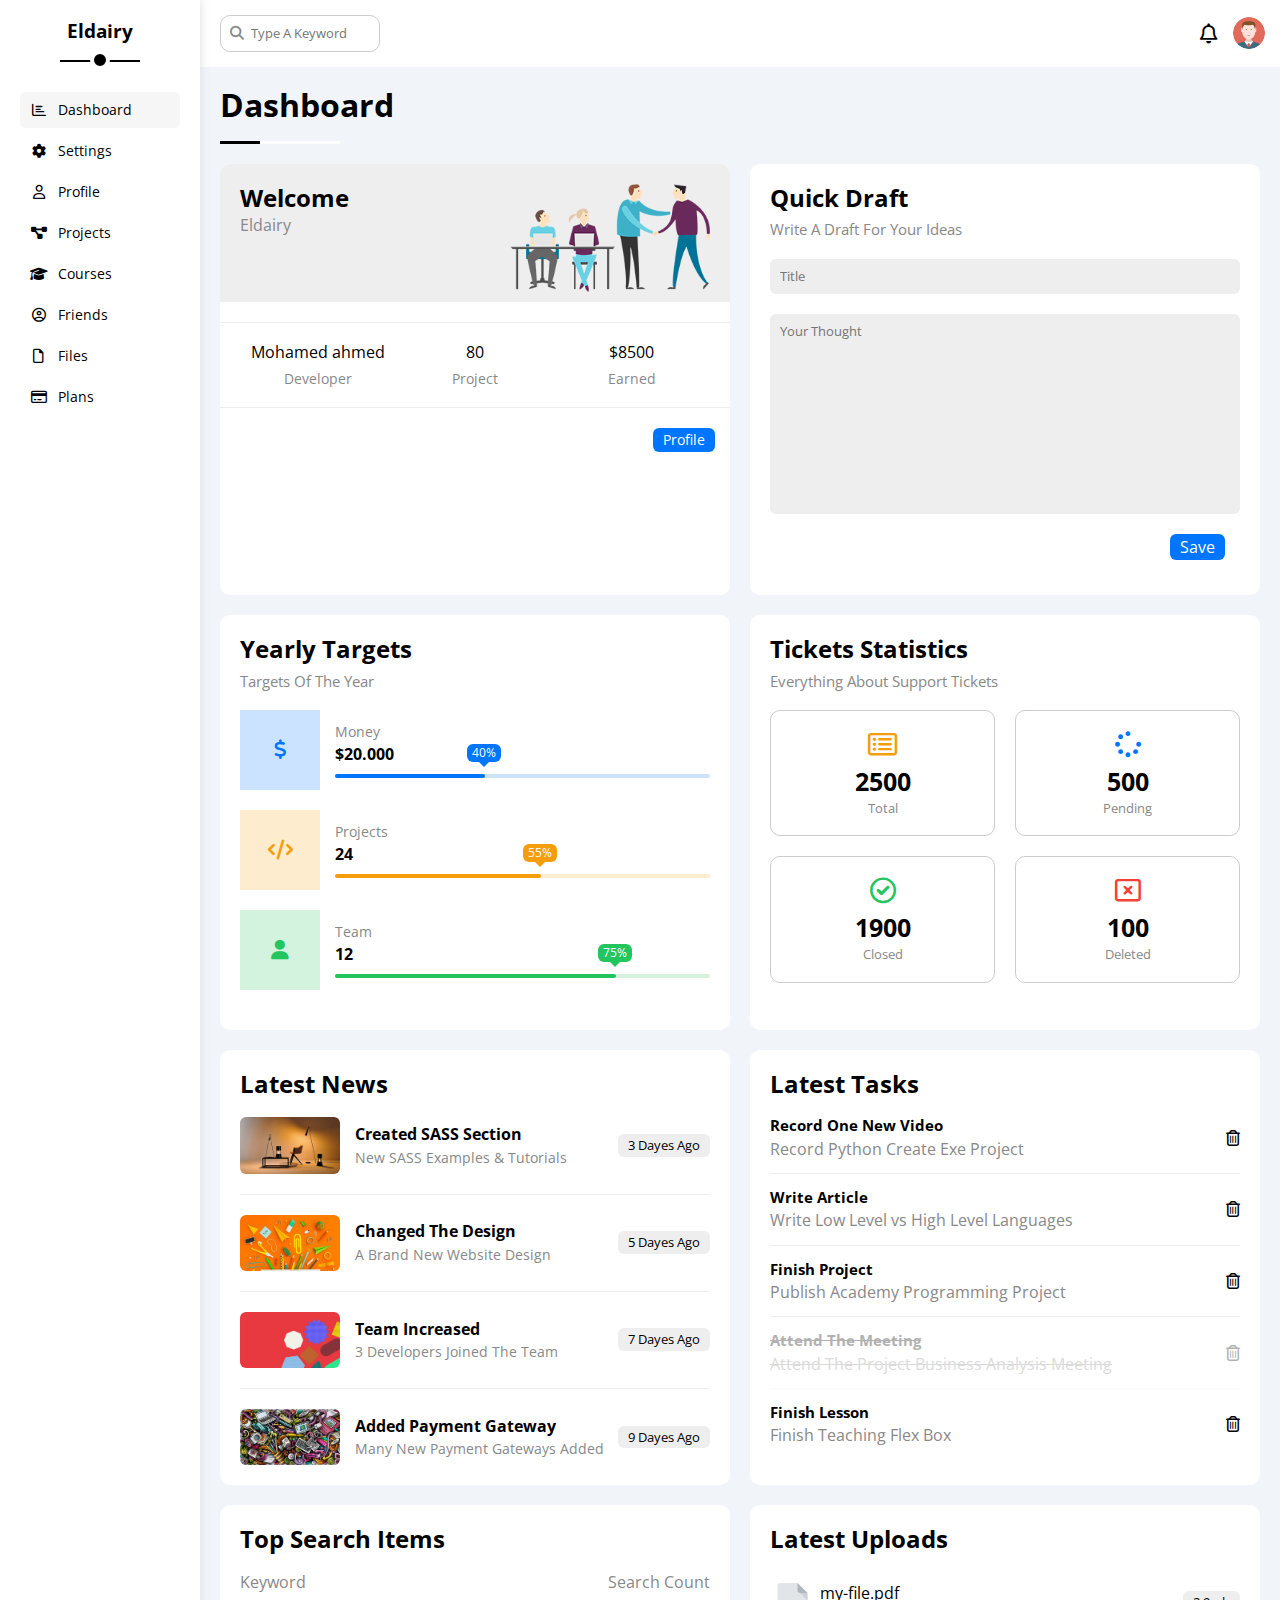
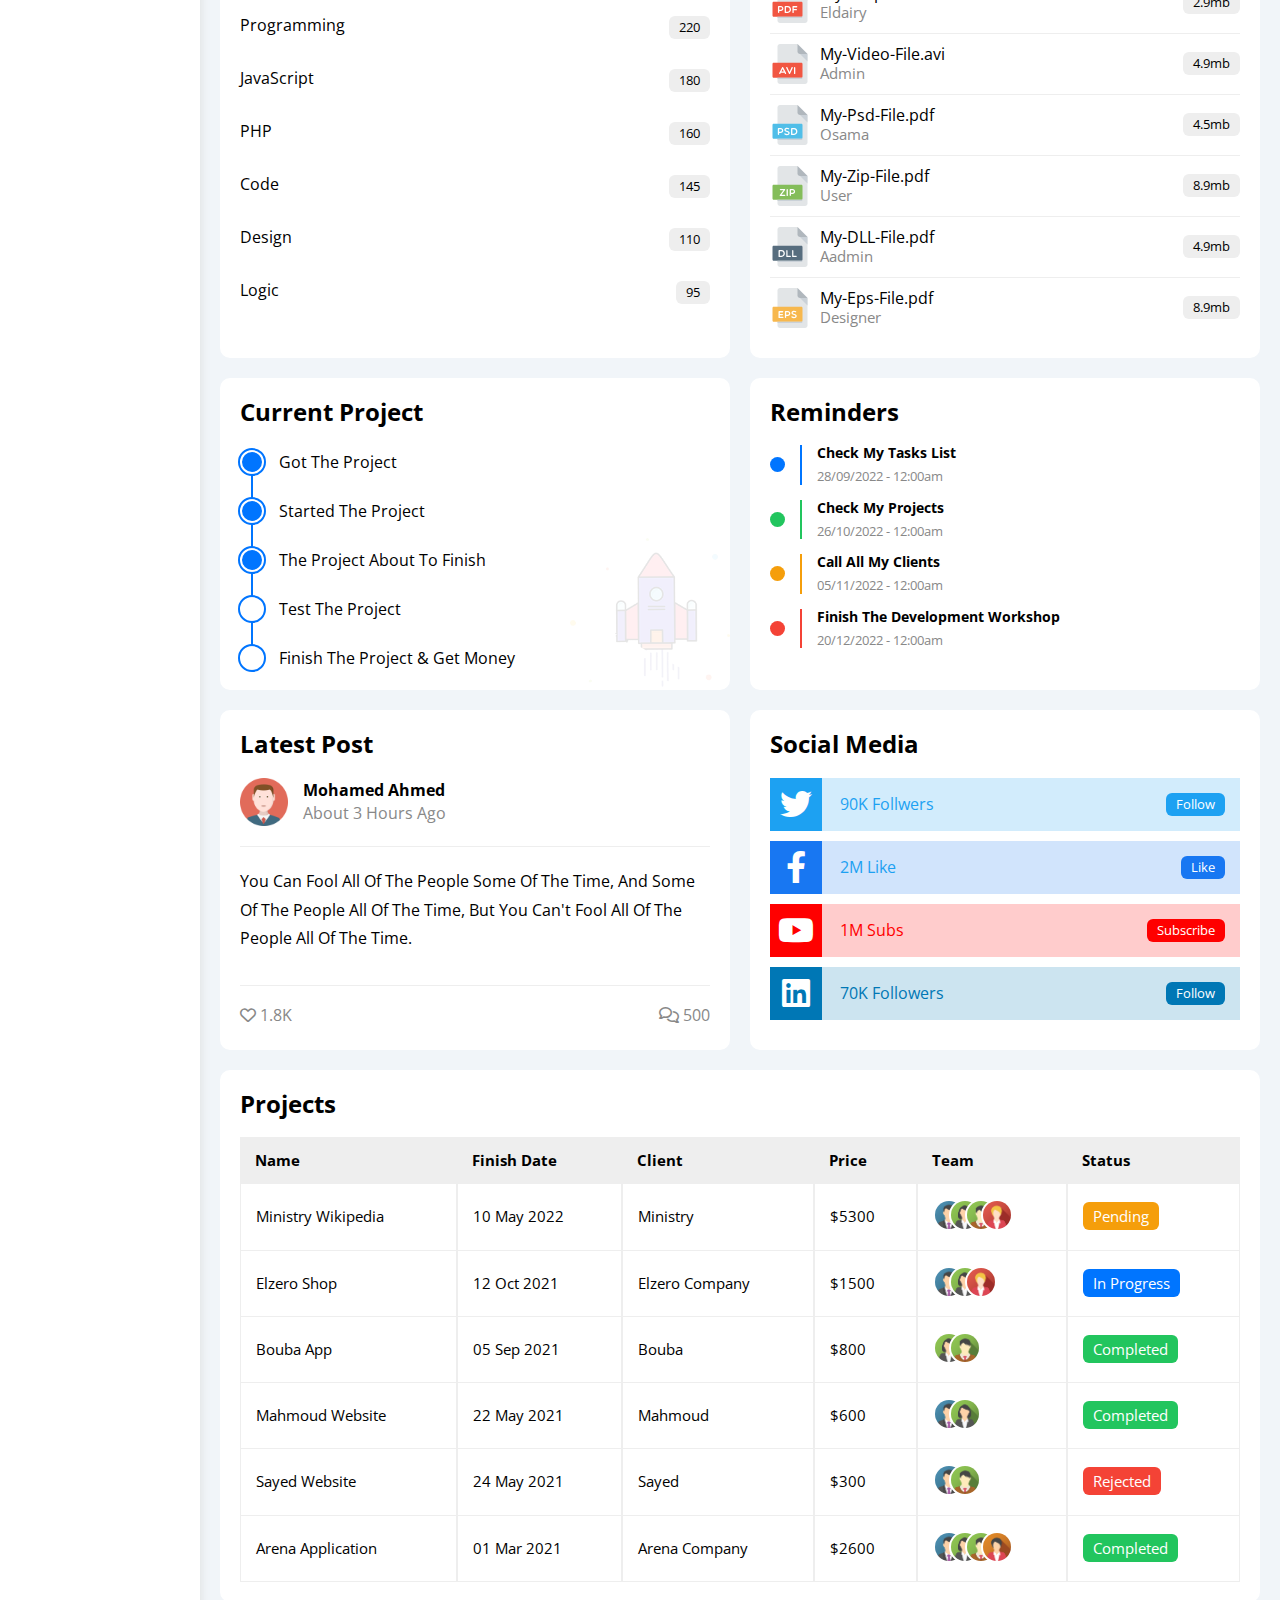
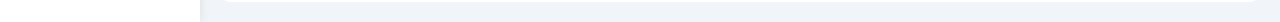
<file: index.html>
<!DOCTYPE html>
<html lang="en">
<head>
    <meta charset="UTF-8">
    <meta http-equiv="X-UA-Compatible" content="IE=edge">
    <meta name="viewport" content="width=device-width, initial-scale=1.0">
    <title>Dashboard</title>
    <link rel="stylesheet" href="css/all.min.css">
    <link rel="stylesheet" href="css/framawork.css">
    <link rel="stylesheet" href="css/master.css">
    <link rel="stylesheet" href="css/normalize.css">
    <link rel="preconnect" href="https://fonts.googleapis.com" />
    <link rel="preconnect" href="https://fonts.gstatic.com" crossorigin />
    <link href="https://fonts.googleapis.com/css2?family=Open+Sans:wght@300;500&#038;display=swap" rel="stylesheet" />
  </head>
</head>
<body>
    <div class="page d-flex">
        <div class="sidebar p-relative bg-white p-20">
            <h3 class="p-relative mt-0 txt-c">Eldairy</h3>
            <ul>
                <li>
                  <a class="active d-flex align-center fs-14 c-black rad-6 p-10" href="index.html">
                    <i class="fa-regular fa-chart-bar fa-fw"></i>
                    <span>Dashboard</span>
                  </a>
                </li>
                <li>
                  <a class="d-flex align-center fs-14 c-black rad-6 p-10" href="settings.html">
                    <i class="fa-solid fa-gear fa-fw"></i>
                    <span>Settings</span>
                  </a>
                </li>
                <li>
                  <a class="d-flex align-center fs-14 c-black rad-6 p-10" href="profile.html">
                    <i class="fa-regular fa-user fa-fw"></i>
                    <span>Profile</span>
                  </a>
                </li>
                <li>
                  <a class="d-flex align-center fs-14 c-black rad-6 p-10" href="projects.html">
                    <i class="fa-solid fa-diagram-project fa-fw"></i>
                    <span>Projects</span>
                  </a>
                </li>
                <li>
                  <a class="d-flex align-center fs-14 c-black rad-6 p-10" href="courses.html">
                    <i class="fa-solid fa-graduation-cap fa-fw"></i>
                    <span>Courses</span>
                  </a>
                </li>
                <li>
                  <a class="d-flex align-center fs-14 c-black rad-6 p-10" href="friends.html">
                    <i class="fa-regular fa-circle-user fa-fw"></i>
                    <span>Friends</span>
                  </a>
                </li>
                <li>
                  <a class="d-flex align-center fs-14 c-black rad-6 p-10" href="files.html">
                    <i class="fa-regular fa-file fa-fw"></i>
                    <span>Files</span>
                  </a>
                </li>
                <li>
                  <a class="d-flex align-center fs-14 c-black rad-6 p-10" href="plans.html">
                    <i class="fa-regular fa-credit-card fa-fw"></i>
                    <span>Plans</span>
                  </a>
                </li>
              </ul>
        </div>
        <div class="content w-full">
            <div class="head between-flex bg-white p-15">
                <div class="search p-relative">
                    <input type="search" placeholder="Type A Keyword">
                </div>
                <div class="icons d-flex align-center">
                    <span class="notification p-relative">
                        <i class="fa-regular fa-bell fa-lg"></i>
                    </span>
                    <img class="avatar" src="imgs/avatar.png" alt="">
                </div>
            </div>
            <h1 class="p-relative">Dashboard</h1>
            <div class="wrapper d-grid gap-20">
                <div class="welcome bg-white rad-10 txt-c-mobile block-mobile">
                  <div class="intro bg-eee p-20 d-flex space-between">
                    <div>
                      <h2 class="m-0">Welcome</h2>
                      <p class="c-grey mt-5">Eldairy</p>
                    </div>
                    <img class="hide-mobile" src="imgs/welcome.png" alt="">
                  </div>
                  <div class="body d-flex block-mobile p-20 mt-20 mb-20 txt-c">
                    <div>
                      Mohamed ahmed
                      <span class="mt-10 c-grey fs-14 d-block">Developer</span>
                    </div>
                    <div>
                      80
                      <span class="mt-10 c-grey fs-14 d-block">Project</span>
                    </div>
                    <div>
                      $8500
                      <span class="mt-10 c-grey fs-14 d-block">Earned</span>
                    </div>
                  </div>
                  <a class="visit btn-shape bg-blue c-white d-block w-fit fs-14" href="profile.html">Profile</a>
                </div>
                <div class="quick-draft p-20 bg-white rad-10">
                  <h2 class="mt-0 mb-10">Quick Draft</h2>
                  <p class="mt-5 mb-20 fs-15 c-grey">Write A Draft For Your Ideas</p>
                  <form>
                    <input type="text" class="p-10 rad-6 b-none bg-eee d-block w-full mb-20 fs-13" placeholder="Title">
                    <textarea class="d-block rad-6 bg-eee w-full mb-20 b-none p-10 fs-13" placeholder="Your Thought"></textarea>
                    <input type="submit" value="Save" class="btn-shape bg-blue c-white b-none w-fit d-block">
                  </form>
                </div>
                <!-- start yearly targets -->
                <div class="targets bg-white p-20 rad-10">
                  <h2 class="mt-0 mb-10">Yearly Targets</h2>
                  <p class="mt-0 mb-20 c-grey fs-15">Targets Of The Year</p>
                  <div class="target-row center-flex mb-20 blue">
                    <div class="icon center-flex">
                      <i class="fa-solid fa-dollar-sign fa-lg c-blue"></i>
                    </div>
                    <div class="details">
                      <span class="c-grey fs-14">Money</span>
                      <span class="d-block mt-5 mb-10 fw-bold">$20.000</span>
                      <div class="progress p-relative rad-6">
                        <span class="blue bg-blue rad-6" style="width: 40%">
                        <span class="bg-blue">40%</span>
                        </span>
                      </div>
                    </div>
                  </div>
                  <div class="target-row center-flex mb-20 orange">
                    <div class="icon center-flex">
                      <i class="fa-solid fa-code fa-lg c-orange"></i>
                    </div>
                    <div class="details">
                      <span class="c-grey fs-14">Projects</span>
                      <span class="d-block mt-5 mb-10 fw-bold">24</span>
                      <div class="progress p-relative rad-6">
                        <span class="orange bg-orange rad-6" style="width: 55%">
                        <span class="bg-orange">55%</span>
                        </span>
                      </div>
                    </div>
                  </div>
                  <div class="target-row center-flex mb-20 green">
                    <div class="icon center-flex">
                      <i class="fa-solid fa-user fa-lg c-green"></i>
                    </div>
                    <div class="details">
                      <span class="c-grey fs-14">Team</span>
                      <span class="d-block mt-5 mb-10 fw-bold">12</span>
                      <div class="progress p-relative rad-6">
                        <span class="green bg-green rad-6" style="width: 75%">
                        <span class="bg-green">75%</span>
                        </span>
                      </div>
                    </div>
                  </div>
                </div>
                <!-- end yearly targets -->
                <!-- start tickets -->
                <div class="tickets bg-white p-20 rad-10">
                  <h2 class="mt-0 mb-10">Tickets Statistics</h2>
                  <p class="mt-0 mb-20 c-grey fs-15">Everything About Support Tickets</p>
                  <div class="d-flex f-wrap txt-c gap-20">
                    <div class="box p-20 rad-10 fs-13 c-grey">
                      <i class="fa-regular fa-rectangle-list fa-2x mb-10 c-orange"></i>
                      <span class="d-block c-black fw-bold fs-25 mb-5">2500</span>
                      Total
                    </div>
                    <div class="box p-20 rad-10 fs-13 c-grey">
                      <i class="fa-solid fa-spinner fa-2x mb-10 c-blue"></i>
                      <span class="d-block c-black fw-bold fs-25 mb-5">500</span>
                      Pending
                    </div>
                    <div class="box p-20 rad-10 fs-13 c-grey">
                      <i class="fa-regular fa-circle-check fa-2x mb-10 c-green"></i>
                      <span class="d-block c-black fw-bold fs-25 mb-5">1900</span>
                      Closed
                    </div>
                    <div class="box p-20 rad-10 fs-13 c-grey">
                      <i class="fa-regular fa-rectangle-xmark fa-2x mb-10 c-red"></i>
                      <span class="d-block c-black fw-bold fs-25 mb-5">100</span>
                      Deleted
                    </div>
                  </div>
                </div>
                <!-- end tickets -->
                <!-- start latest news -->
                <div class="latest-news bg-white p-20 rad-10 txt-c-mobile">
                  <h2 class="mt-0 mb-20">Latest News</h2>
                  <div class="news-row d-flex align-center">
                    <img src="imgs/news-01.png" alt="">
                    <div class="info">
                      <h3>Created SASS Section</h3>
                      <p class="m-0 fs-14 c-grey">New SASS Examples & Tutorials</p>
                    </div>
                    <div class="btn-shape bg-eee fs-13 label">3 Dayes Ago</div>
                  </div>
                  <div class="news-row d-flex align-center">
                    <img src="imgs/news-02.png" alt="">
                    <div class="info">
                      <h3>Changed The Design</h3>
                      <p class="m-0 fs-14 c-grey">A Brand New Website Design</p>
                    </div>
                    <div class="btn-shape bg-eee fs-13 label">5 Dayes Ago</div>
                  </div>
                  <div class="news-row d-flex align-center">
                    <img src="imgs/news-03.png" alt="">
                    <div class="info">
                      <h3>Team Increased</h3>
                      <p class="m-0 fs-14 c-grey">3 Developers Joined The Team</p>
                    </div>
                    <div class="btn-shape bg-eee fs-13 label">7 Dayes Ago</div>
                  </div>
                  <div class="news-row d-flex align-center">
                    <img src="imgs/news-04.png" alt="">
                    <div class="info">
                      <h3>Added Payment Gateway</h3>
                      <p class="m-0 fs-14 c-grey">Many New Payment Gateways Added</p>
                    </div>
                    <div class="btn-shape bg-eee fs-13 label">9 Dayes Ago</div>
                  </div>
                </div>
                <!-- end latest news -->
                <!-- start latest tasks -->
                <div class="latest-tasks bg-white p-20 rad-10">
                  <h2 class="mt-0 mb-20">Latest Tasks</h2>
                  <div class="tasks-row between-flex">
                    <div class="info">
                      <h3 class="mt-0 mb-5 fs-15">Record One New Video</h3>
                      <p class="m-0 c-grey">Record Python Create Exe Project</p>
                    </div>
                    <i class="fa-regular fa-trash-can delete"></i>
                  </div>
                  <div class="tasks-row between-flex">
                    <div class="info">
                      <h3 class="mt-0 mb-5 fs-15">Write Article</h3>
                      <p class="m-0 c-grey">Write Low Level vs High Level Languages</p>
                    </div>
                    <i class="fa-regular fa-trash-can delete"></i>
                  </div>
                  <div class="tasks-row between-flex">
                    <div class="info">
                      <h3 class="mt-0 mb-5 fs-15">Finish Project</h3>
                      <p class="m-0 c-grey">Publish Academy Programming Project</p>
                    </div>
                    <i class="fa-regular fa-trash-can delete"></i>
                  </div>
                  <div class="tasks-row between-flex done">
                    <div class="info">
                      <h3 class="mt-0 mb-5 fs-15">Attend The Meeting</h3>
                      <p class="m-0 c-grey">Attend The Project Business Analysis Meeting</p>
                    </div>
                    <i class="fa-regular fa-trash-can delete"></i>
                  </div>
                  <div class="tasks-row between-flex">
                    <div class="info">
                      <h3 class="mt-0 mb-5 fs-15">Finish Lesson</h3>
                      <p class="m-0 c-grey">Finish Teaching Flex Box</p>
                    </div>
                    <i class="fa-regular fa-trash-can delete"></i>
                  </div>
                </div>
                <!-- end latest tasks -->
                <!-- start top search word widget -->
                <div class="search-items bg-white p-20 rad-10">
                  <h2 class="mt-0 mb-20">Top Search Items</h2>
                  <div class="items-head d-flex space-between c-grey mb-10">
                    <div>Keyword</div>
                    <div>Search Count</div>
                  </div>
                  <div class="items d-flex space-between pt-15 pb-15">
                    <span>Programming</span>
                    <span class="btn-shape bg-eee fs-13">220</span>
                  </div>
                  <div class="items d-flex space-between pt-15 pb-15">
                    <span>JavaScript</span>
                    <span class="btn-shape bg-eee fs-13">180</span>
                  </div>
                  <div class="items d-flex space-between pt-15 pb-15">
                    <span>PHP</span>
                    <span class="btn-shape bg-eee fs-13">160</span>
                  </div>
                  <div class="items d-flex space-between pt-15 pb-15">
                    <span>Code</span>
                    <span class="btn-shape bg-eee fs-13">145</span>
                  </div>
                  <div class="items d-flex space-between pt-15 pb-15">
                    <span>Design</span>
                    <span class="btn-shape bg-eee fs-13">110</span>
                  </div>
                  <div class="items d-flex space-between pt-15 pb-15">
                    <span>Logic</span>
                    <span class="btn-shape bg-eee fs-13">95</span>
                  </div>
                </div>
                <!-- end top search word widget -->
                <!-- start latest uploads -->
                <div class="latest-uploads bg-white p-20 rad-10">
                  <h2 class="mt-0 mb-20">Latest Uploads</h2>
                  <ul class="m-0">
                    <li class="between-flex pb-10 pt-10">
                      <div class="d-flex align-center">
                        <img class="mr-10" src="imgs/pdf.svg" alt="">
                        <div>
                          <span class="d-block">my-file.pdf</span>
                          <span class="fs-15 c-grey">Eldairy</span>
                        </div>
                      </div>
                      <div class="btn-shape bg-eee fs-13">2.9mb</div>
                    </li>
                    <li class="between-flex pb-10 pt-10">
                      <div class="d-flex align-center">
                        <img class="mr-10" src="imgs/avi.svg" alt="">
                        <div>
                          <span class="d-block">My-Video-File.avi</span>
                          <span class="fs-15 c-grey">Admin</span>
                        </div>
                      </div>
                      <div class="btn-shape bg-eee fs-13">4.9mb</div>
                    </li>
                    <li class="between-flex pb-10 pt-10">
                      <div class="d-flex align-center">
                        <img class="mr-10" src="imgs/psd.svg" alt="">
                        <div>
                          <span class="d-block">My-Psd-File.pdf</span>
                          <span class="fs-15 c-grey">Osama</span>
                        </div>
                      </div>
                      <div class="btn-shape bg-eee fs-13">4.5mb</div>
                    </li>
                    <li class="between-flex pb-10 pt-10">
                      <div class="d-flex align-center">
                        <img class="mr-10" src="imgs/zip.svg" alt="">
                        <div>
                          <span class="d-block">My-Zip-File.pdf</span>
                          <span class="fs-15 c-grey">User</span>
                        </div>
                      </div>
                      <div class="btn-shape bg-eee fs-13">8.9mb</div>
                    </li>
                    <li class="between-flex pb-10 pt-10">
                      <div class="d-flex align-center">
                        <img class="mr-10" src="imgs/dll.svg" alt="">
                        <div>
                          <span class="d-block">My-DLL-File.pdf</span>
                          <span class="fs-15 c-grey">Aadmin</span>
                        </div>
                      </div>
                      <div class="btn-shape bg-eee fs-13">4.9mb</div>
                    </li>
                    <li class="between-flex pb-10 pt-10">
                      <div class="d-flex align-center">
                        <img class="mr-10" src="imgs/eps.svg" alt="">
                        <div>
                          <span class="d-block">My-Eps-File.pdf</span>
                          <span class="fs-15 c-grey">Designer</span>
                        </div>
                      </div>
                      <div class="btn-shape bg-eee fs-13">8.9mb</div>
                    </li>
                  </ul>
                </div>
                <!-- end latest uploads -->
                <!-- start last projects progress -->
                <div class="last-project bg-white p-20 rad-10 p-relative">
                  <h2 class="mt-0 mb-20">Current Project</h2>
                  <ul class="m-0 p-relative">
                    <li class="d-flex align-center mt-25 done">Got The Project</li>
                    <li class="d-flex align-center mt-25 done">Started The Project</li>
                    <li class="d-flex align-center mt-25 done">The Project About To Finish</li>
                    <li class="d-flex align-center mt-25 current">Test The Project</li>
                    <li class="d-flex align-center mt-25 ">Finish The Project & Get Money</li>
                  </ul>
                  <img class="lunch-icon" src="imgs/project.png" alt="">
                </div>
                <!-- end last projects progress -->
                <!-- start reminders widget -->
                <div class="reminders bg-white p-20 rad-10">
                  <h2 class="h2 mt-0 mb-25">Reminders</h2>
                  <ul class="m-0">
                    <li class="d-flex align-center mt-15">
                      <span class="key bg-blue mr-15 d-block rad-half"></span>
                      <div class="pl-15 blue">
                        <p class="fs-14 fw-bold mt-0 mb-5">Check My Tasks List</p>
                        <span class="fs-13 c-grey">28/09/2022 - 12:00am</span>
                      </div>
                    </li>
                    <li class="d-flex align-center mt-15">
                      <span class="key bg-green mr-15 d-block rad-half"></span>
                      <div class="pl-15 green">
                        <p class="fs-14 fw-bold mt-0 mb-5">Check My Projects</p>
                        <span class="fs-13 c-grey">26/10/2022 - 12:00am</span>
                      </div>
                    </li>
                    <li class="d-flex align-center mt-15">
                      <span class="key bg-orange mr-15 d-block rad-half"></span>
                      <div class="pl-15 orange">
                        <p class="fs-14 fw-bold mt-0 mb-5">Call All My Clients</p>
                        <span class="fs-13 c-grey">05/11/2022 - 12:00am</span>
                      </div>
                    </li>
                    <li class="d-flex align-center mt-15">
                      <span class="key bg-red mr-15 d-block rad-half"></span>
                      <div class="pl-15 red">
                        <p class="fs-14 fw-bold mt-0 mb-5">Finish The Development Workshop</p>
                        <span class="fs-13 c-grey">20/12/2022 - 12:00am</span>
                      </div>
                    </li>
                  </ul>
                </div>
                <!-- end reminders widget -->
                <!-- start latest post -->
                <div class="latest-post bg-white p-20 rad-10">
                  <h2 class="mt-0 mb-25">Latest Post</h2>
                  <div class="d-flex align-center">
                    <img src="imgs/avatar.png" alt="" class="avatar mr-15">
                    <div class="info">
                      <span class="d-block fw-bold mb-5">Mohamed Ahmed</span>
                      <span class="c-grey">About 3 Hours Ago</span>
                    </div>
                  </div>
                  <div class="post-content txt-c-mobile pt-20 pb-20 mt-20 mb-20">
                    You Can Fool All Of The People Some Of The Time, And Some Of The People All Of The Time, But You Can't Fool All Of The People All Of The Time.
                  </div>
                  <div class="post-stats between-flex c-grey">
                    <div>
                      <i class="fa-regular fa-heart"></i>
                      <span>1.8K</span>
                    </div>
                    <div>
                      <i class="fa-regular fa-comments"></i>
                      <span>500</span>
                    </div>
                  </div>
                </div>
                <!-- end latest post -->
                <!-- start social media widget -->
                <div class="social-media bg-white p-20 rad-10">
                  <h2 class="mt-0 mb-25">Social Media</h2>
                  <div class="box twitter p-15 mb-10 between-flex p-relative">
                    <i class="fa-brands fa-twitter fa-2x c-white h-full center-flex"></i>
                    <span>90K Follwers</span>
                    <a class="fs-13 btn-shape c-white" href="#">Follow</a>
                  </div>
                  <div class="box facebook p-15 p-relative mb-10 between-flex">
                    <i class="fa-brands fa-facebook-f fa-2x c-white h-full center-flex"></i>
                    <span>2M Like</span>
                    <a class="fs-13 c-white btn-shape" href="#">Like</a>
                  </div>
                  <div class="box youtube p-15 p-relative mb-10 between-flex">
                    <i class="fa-brands fa-youtube fa-2x c-white h-full center-flex"></i>
                    <span>1M Subs</span>
                    <a class="fs-13 c-white btn-shape" href="#">Subscribe</a>
                  </div>
                  <div class="box linkedin p-15 p-relative mb-10 between-flex">
                    <i class="fa-brands fa-linkedin fa-2x c-white h-full center-flex"></i>
                    <span>70K Followers</span>
                    <a class="fs-13 c-white btn-shape" href="#">Follow</a>
                  </div>
                </div>
                <!-- end social media widget -->
            </div>
            <div class="projects bg-white p-20 rad-10 m-20">
              <h2 class="mt-0 mb-20">Projects</h2>
              <div class="responsive-table">
                <table class="fs-15 w-full">
                  <thead>
                    <tr>
                      <td>Name</td>
                      <td>Finish Date</td>
                      <td>Client</td>
                      <td>Price</td>
                      <td>Team</td>
                      <td>Status</td>
                    </tr>
                  </thead>
                  <tbody>
                    <tr>
                      <td>Ministry Wikipedia</td>
                      <td>10 May 2022</td>
                      <td>Ministry</td>
                      <td>$5300</td>
                      <td>
                        <img src="imgs/team-01.png" alt="">
                        <img src="imgs/team-02.png" alt="">
                        <img src="imgs/team-03.png" alt="">
                        <img src="imgs/team-05.png" alt="">
                      </td>
                      <td>
                        <span class="label btn-shape bg-orange c-white">Pending</span>
                      </td>
                    </tr>
                    <tr>
                      <td>Elzero Shop</td>
                      <td>12 Oct 2021</td>
                      <td>Elzero Company</td>
                      <td>$1500</td>
                      <td>
                        <img src="imgs/team-01.png" alt="">
                        <img src="imgs/team-02.png" alt="">
                        <img src="imgs/team-05.png" alt="">
                      </td>
                      <td><span class="label btn-shape bg-blue c-white">In Progress</span></td>
                    </tr>
                    <tr>
                      <td>Bouba App</td>
                      <td>05 Sep 2021</td>
                      <td>Bouba</td>
                      <td>$800</td>
                      <td>
                        <img src="imgs/team-02.png" alt="">
                        <img src="imgs/team-03.png" alt="">
                      </td>
                      <td><span class="label btn-shape bg-green c-white">Completed</span></td>
                    </tr>
                    <tr>
                      <td>Mahmoud Website</td>
                      <td>22 May 2021</td>
                      <td>Mahmoud</td>
                      <td>$600</td>
                      <td>
                        <img src="imgs/team-01.png" alt="">
                        <img src="imgs/team-02.png" alt="">
                      </td>
                      <td><span class="label btn-shape bg-green c-white">Completed</span></td>
                    </tr>
                    <tr>
                      <td>Sayed Website</td>
                      <td>24 May 2021</td>
                      <td>Sayed</td>
                      <td>$300</td>
                      <td>
                        <img src="imgs/team-01.png" alt="">
                        <img src="imgs/team-03.png" alt="">
                      </td>
                      <td><span class="label btn-shape bg-red c-white">Rejected</span></td>
                    </tr>
                    <tr>
                      <td>Arena Application</td>
                      <td>01 Mar 2021</td>
                      <td>Arena Company</td>
                      <td>$2600</td>
                      <td>
                        <img src="imgs/team-01.png" alt="">
                        <img src="imgs/team-02.png" alt="">
                        <img src="imgs/team-03.png" alt="">
                        <img src="imgs/team-04.png" alt="">
                      </td>
                      <td><span class="label btn-shape bg-green c-white">Completed</span></td>
                    </tr>
                  </tbody>
                </table>
              </div>
            </div>
        </div>
    </div>
</body>
</html>
</file>
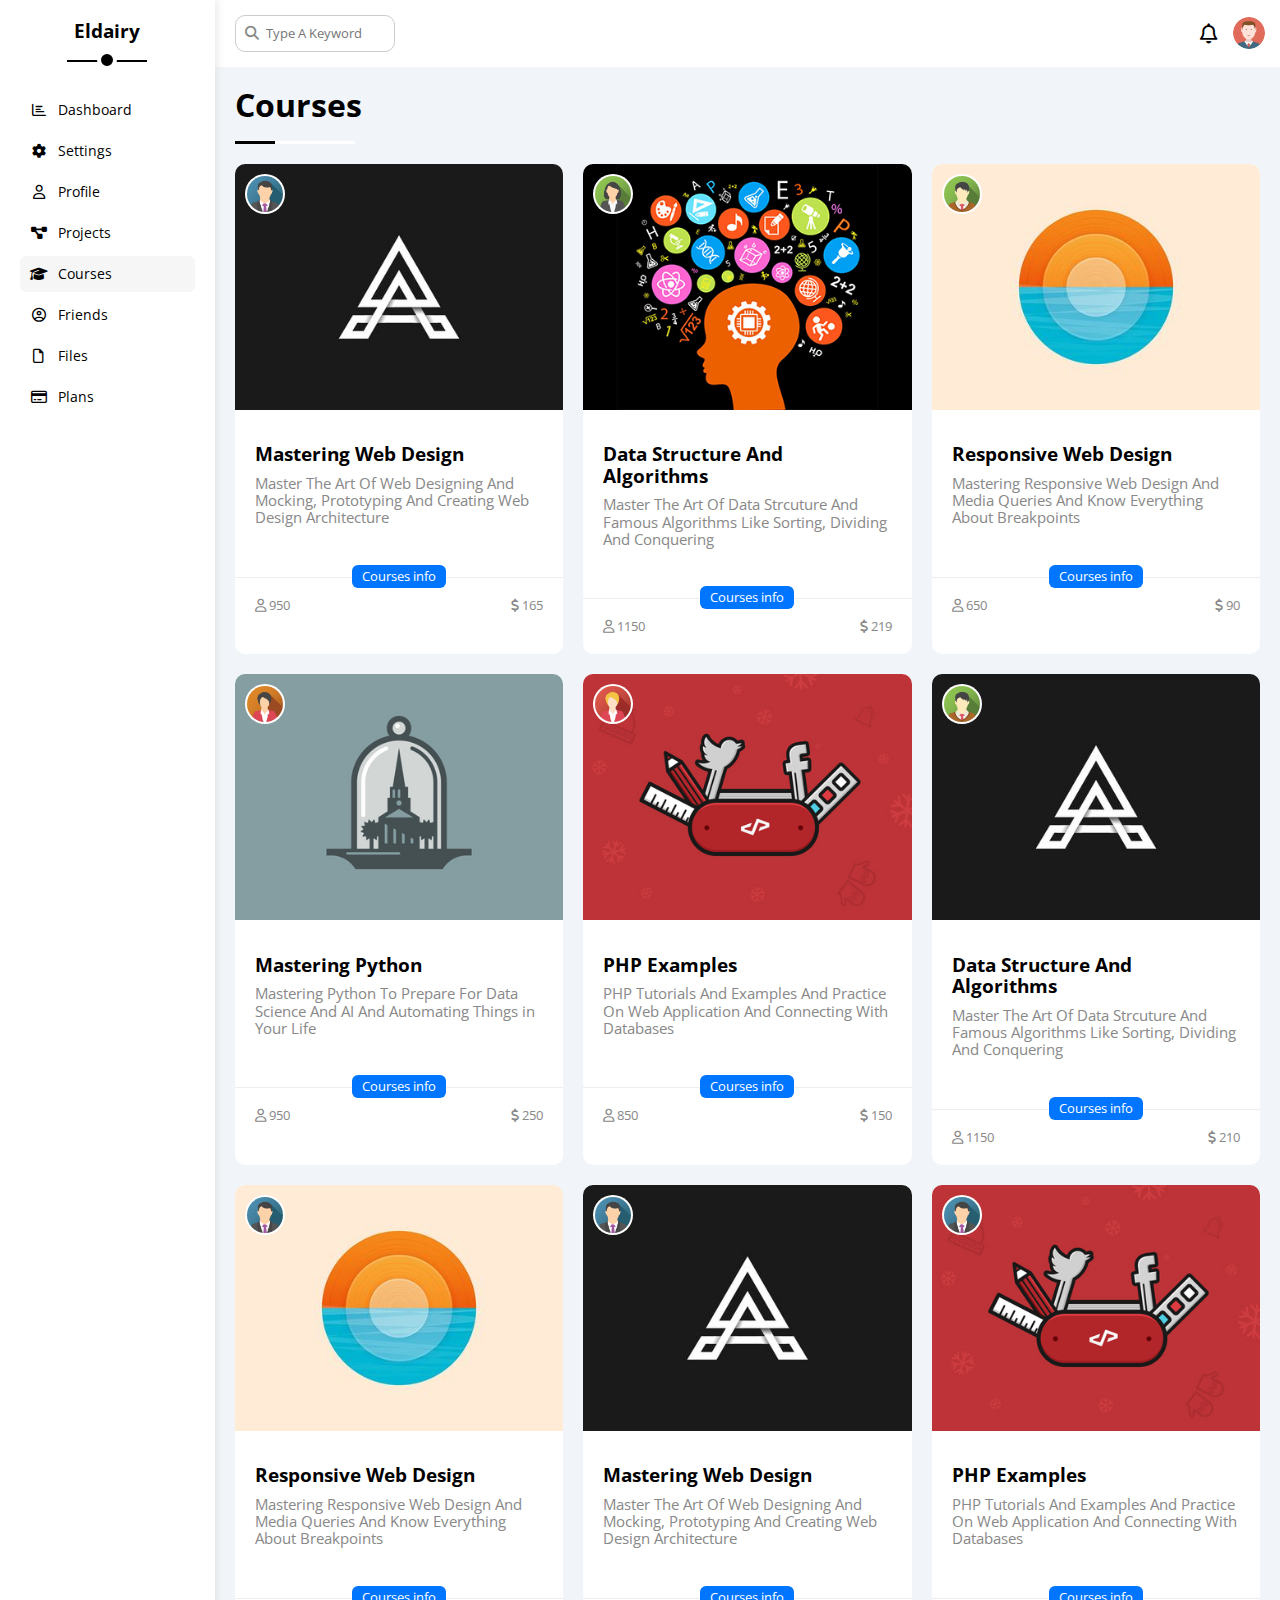
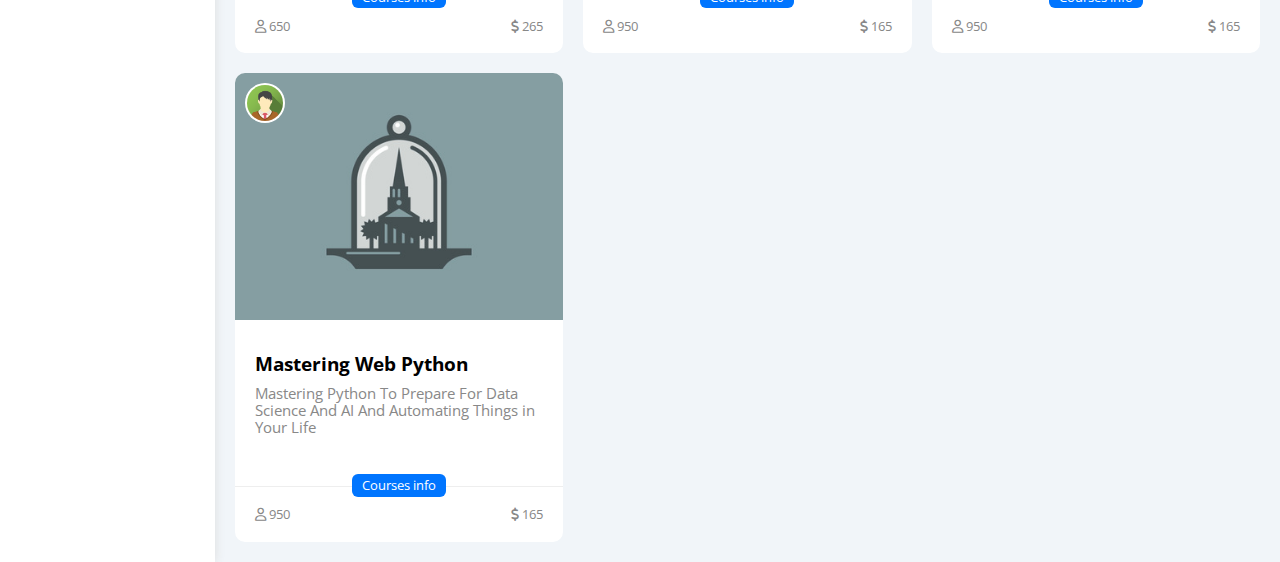
<file: courses.html>
<!DOCTYPE html>
<html lang="en">
<head>
    <meta charset="UTF-8">
    <meta http-equiv="X-UA-Compatible" content="IE=edge">
    <meta name="viewport" content="width=device-width, initial-scale=1.0">
    <title>Courses</title>
    <link rel="stylesheet" href="css/all.min.css">
    <link rel="stylesheet" href="css/framawork.css">
    <link rel="stylesheet" href="css/master.css">
    <link rel="stylesheet" href="css/normalize.css">
    <link rel="preconnect" href="https://fonts.googleapis.com" />
    <link rel="preconnect" href="https://fonts.gstatic.com" crossorigin />
    <link href="https://fonts.googleapis.com/css2?family=Open+Sans:wght@300;500&#038;display=swap" rel="stylesheet" />
  </head>
</head>
<body>
    <div class="page d-flex">
        <div class="sidebar p-relative bg-white p-20">
            <h3 class="p-relative mt-0 txt-c">Eldairy</h3>
            <ul>
                <li>
                  <a class="d-flex align-center fs-14 c-black rad-6 p-10" href="index.html">
                    <i class="fa-regular fa-chart-bar fa-fw"></i>
                    <span>Dashboard</span>
                  </a>
                </li>
                <li>
                  <a class="d-flex align-center fs-14 c-black rad-6 p-10" href="settings.html">
                    <i class="fa-solid fa-gear fa-fw"></i>
                    <span>Settings</span>
                  </a>
                </li>
                <li>
                  <a class="d-flex align-center fs-14 c-black rad-6 p-10" href="profile.html">
                    <i class="fa-regular fa-user fa-fw"></i>
                    <span>Profile</span>
                  </a>
                </li>
                <li>
                  <a class="d-flex align-center fs-14 c-black rad-6 p-10" href="projects.html">
                    <i class="fa-solid fa-diagram-project fa-fw"></i>
                    <span>Projects</span>
                  </a>
                </li>
                <li>
                  <a class="active d-flex align-center fs-14 c-black rad-6 p-10" href="courses.html">
                    <i class="fa-solid fa-graduation-cap fa-fw"></i>
                    <span>Courses</span>
                  </a>
                </li>
                <li>
                  <a class="d-flex align-center fs-14 c-black rad-6 p-10" href="friends.html">
                    <i class="fa-regular fa-circle-user fa-fw"></i>
                    <span>Friends</span>
                  </a>
                </li>
                <li>
                  <a class="d-flex align-center fs-14 c-black rad-6 p-10" href="files.html">
                    <i class="fa-regular fa-file fa-fw"></i>
                    <span>Files</span>
                  </a>
                </li>
                <li>
                  <a class="d-flex align-center fs-14 c-black rad-6 p-10" href="plans.html">
                    <i class="fa-regular fa-credit-card fa-fw"></i>
                    <span>Plans</span>
                  </a>
                </li>
              </ul>
        </div>
        <div class="content w-full">
            <div class="head between-flex bg-white p-15">
                <div class="search p-relative">
                    <input type="search" placeholder="Type A Keyword">
                </div>
                <div class="icons d-flex align-center">
                    <span class="notification p-relative">
                        <i class="fa-regular fa-bell fa-lg"></i>
                    </span>
                    <img class="avatar" src="imgs/avatar.png" alt="">
                </div>
            </div>
            <h1 class="p-relative">Courses</h1>
           <div class="courses-page d-grid gap-20 m-20">
            <div class="course bg-white rad-10 p-relative ">
                <img class="cover" src="imgs/course-01.jpg" alt="">
                <img class="instructor" src="imgs/team-01.png" alt="">
                <div class="mt-10 mb-10 p-20">
                    <h3 class="mt-0 mb-10">Mastering Web Design</h3>
                    <p class="mt-10 mb-20 c-grey fs-15">Master The Art Of Web Designing And Mocking, Prototyping And Creating Web Design Architecture</p>
                </div>
                <div class="info between-flex p-relative p-20">
                    <span class="title bg-blue c-white btn-shape">Courses info</span>
                    <span class="c-grey">
                        <i class="fa-regular fa-user"></i>
                        950
                    </span>
                    <span class="c-grey">
                        <i class="fa-solid fa-dollar-sign"></i>
                        165
                    </span>
                </div>
            </div>
            <div class="course bg-white rad-10 p-relative ">
                <img class="cover" src="imgs/course-02.jpg" alt="">
                <img class="instructor" src="imgs/team-02.png" alt="">
                <div class="mt-10 mb-10 p-20">
                    <h3 class="mt-0 mb-10">Data Structure And Algorithms</h3>
                    <p class="mt-10 mb-20 c-grey fs-15">Master The Art Of Data Strcuture And Famous Algorithms Like Sorting, Dividing And Conquering</p>
                </div>
                <div class="info between-flex p-relative p-20">
                    <span class="title bg-blue c-white btn-shape">Courses info</span>
                    <span class="c-grey">
                        <i class="fa-regular fa-user"></i>
                        1150
                    </span>
                    <span class="c-grey">
                        <i class="fa-solid fa-dollar-sign"></i>
                        219
                    </span>
                </div>
            </div>
            <div class="course bg-white rad-10 p-relative ">
                <img class="cover" src="imgs/course-03.jpg" alt="">
                <img class="instructor" src="imgs/team-03.png" alt="">
                <div class="mt-10 mb-10 p-20">
                    <h3 class="mt-0 mb-10">Responsive Web Design</h3>
                    <p class="mt-10 mb-20 c-grey fs-15">Mastering Responsive Web Design And Media Queries And Know Everything About Breakpoints</p>
                </div>
                <div class="info between-flex p-relative p-20">
                    <span class="title bg-blue c-white btn-shape">Courses info</span>
                    <span class="c-grey">
                        <i class="fa-regular fa-user"></i>
                        650
                    </span>
                    <span class="c-grey">
                        <i class="fa-solid fa-dollar-sign"></i>
                        90
                    </span>
                </div>
            </div>
            <div class="course bg-white rad-10 p-relative ">
                <img class="cover" src="imgs/course-04.jpg" alt="">
                <img class="instructor" src="imgs/team-04.png" alt="">
                <div class="mt-10 mb-10 p-20">
                    <h3 class="mt-0 mb-10">Mastering Python</h3>
                    <p class="mt-10 mb-20 c-grey fs-15">Mastering Python To Prepare For Data Science And AI And Automating Things in Your Life</p>
                </div>
                <div class="info between-flex p-relative p-20">
                    <span class="title bg-blue c-white btn-shape">Courses info</span>
                    <span class="c-grey">
                        <i class="fa-regular fa-user"></i>
                        950
                    </span>
                    <span class="c-grey">
                        <i class="fa-solid fa-dollar-sign"></i>
                        250
                    </span>
                </div>
            </div>
            <div class="course bg-white rad-10 p-relative ">
                <img class="cover" src="imgs/course-05.jpg" alt="">
                <img class="instructor" src="imgs/team-05.png" alt="">
                <div class="mt-10 mb-10 p-20">
                    <h3 class="mt-0 mb-10">PHP Examples</h3>
                    <p class="mt-10 mb-20 c-grey fs-15">PHP Tutorials And Examples And Practice On Web Application And Connecting With Databases</p>
                </div>
                <div class="info between-flex p-relative p-20">
                    <span class="title bg-blue c-white btn-shape">Courses info</span>
                    <span class="c-grey">
                        <i class="fa-regular fa-user"></i>
                        850
                    </span>
                    <span class="c-grey">
                        <i class="fa-solid fa-dollar-sign"></i>
                        150
                    </span>
                </div>
            </div>
            <div class="course bg-white rad-10 p-relative ">
                <img class="cover" src="imgs/course-01.jpg" alt="">
                <img class="instructor" src="imgs/team-03.png" alt="">
                <div class="mt-10 mb-10 p-20">
                    <h3 class="mt-0 mb-10">Data Structure And Algorithms</h3>
                    <p class="mt-10 mb-20 c-grey fs-15">Master The Art Of Data Strcuture And Famous Algorithms Like Sorting, Dividing And Conquering</p>
                </div>
                <div class="info between-flex p-relative p-20">
                    <span class="title bg-blue c-white btn-shape">Courses info</span>
                    <span class="c-grey">
                        <i class="fa-regular fa-user"></i>
                        1150
                    </span>
                    <span class="c-grey">
                        <i class="fa-solid fa-dollar-sign"></i>
                        210
                    </span>
                </div>
            </div>
            <div class="course bg-white rad-10 p-relative ">
                <img class="cover" src="imgs/course-03.jpg" alt="">
                <img class="instructor" src="imgs/team-01.png" alt="">
                <div class="mt-10 mb-10 p-20">
                    <h3 class="mt-0 mb-10">Responsive Web Design</h3>
                    <p class="mt-10 mb-20 c-grey fs-15">Mastering Responsive Web Design And Media Queries And Know Everything About Breakpoints</p>
                </div>
                <div class="info between-flex p-relative p-20">
                    <span class="title bg-blue c-white btn-shape">Courses info</span>
                    <span class="c-grey">
                        <i class="fa-regular fa-user"></i>
                        650
                    </span>
                    <span class="c-grey">
                        <i class="fa-solid fa-dollar-sign"></i>
                        265
                    </span>
                </div>
            </div>
            <div class="course bg-white rad-10 p-relative ">
                <img class="cover" src="imgs/course-01.jpg" alt="">
                <img class="instructor" src="imgs/team-01.png" alt="">
                <div class="mt-10 mb-10 p-20">
                    <h3 class="mt-0 mb-10">Mastering Web Design</h3>
                    <p class="mt-10 mb-20 c-grey fs-15">Master The Art Of Web Designing And Mocking, Prototyping And Creating Web Design Architecture</p>
                </div>
                <div class="info between-flex p-relative p-20">
                    <span class="title bg-blue c-white btn-shape">Courses info</span>
                    <span class="c-grey">
                        <i class="fa-regular fa-user"></i>
                        950
                    </span>
                    <span class="c-grey">
                        <i class="fa-solid fa-dollar-sign"></i>
                        165
                    </span>
                </div>
            </div>
            <div class="course bg-white rad-10 p-relative ">
                <img class="cover" src="imgs/course-05.jpg" alt="">
                <img class="instructor" src="imgs/team-01.png" alt="">
                <div class="mt-10 mb-10 p-20">
                    <h3 class="mt-0 mb-10">PHP Examples</h3>
                    <p class="mt-10 mb-20 c-grey fs-15">PHP Tutorials And Examples And Practice On Web Application And Connecting With Databases</p>
                </div>
                <div class="info between-flex p-relative p-20">
                    <span class="title bg-blue c-white btn-shape">Courses info</span>
                    <span class="c-grey">
                        <i class="fa-regular fa-user"></i>
                        950
                    </span>
                    <span class="c-grey">
                        <i class="fa-solid fa-dollar-sign"></i>
                        165
                    </span>
                </div>
            </div>
            <div class="course bg-white rad-10 p-relative ">
                <img class="cover" src="imgs/course-04.jpg" alt="">
                <img class="instructor" src="imgs/team-03.png" alt="">
                <div class="mt-10 mb-10 p-20">
                    <h3 class="mt-0 mb-10">Mastering Web Python</h3>
                    <p class="mt-10 mb-20 c-grey fs-15">Mastering Python To Prepare For Data Science And AI And Automating Things in Your Life</p>
                </div>
                <div class="info between-flex p-relative p-20">
                    <span class="title bg-blue c-white btn-shape">Courses info</span>
                    <span class="c-grey">
                        <i class="fa-regular fa-user"></i>
                        950
                    </span>
                    <span class="c-grey">
                        <i class="fa-solid fa-dollar-sign"></i>
                        165
                    </span>
                </div>
            </div>
           </div>
        </div>
    </div>
</body>
</html>
</file>
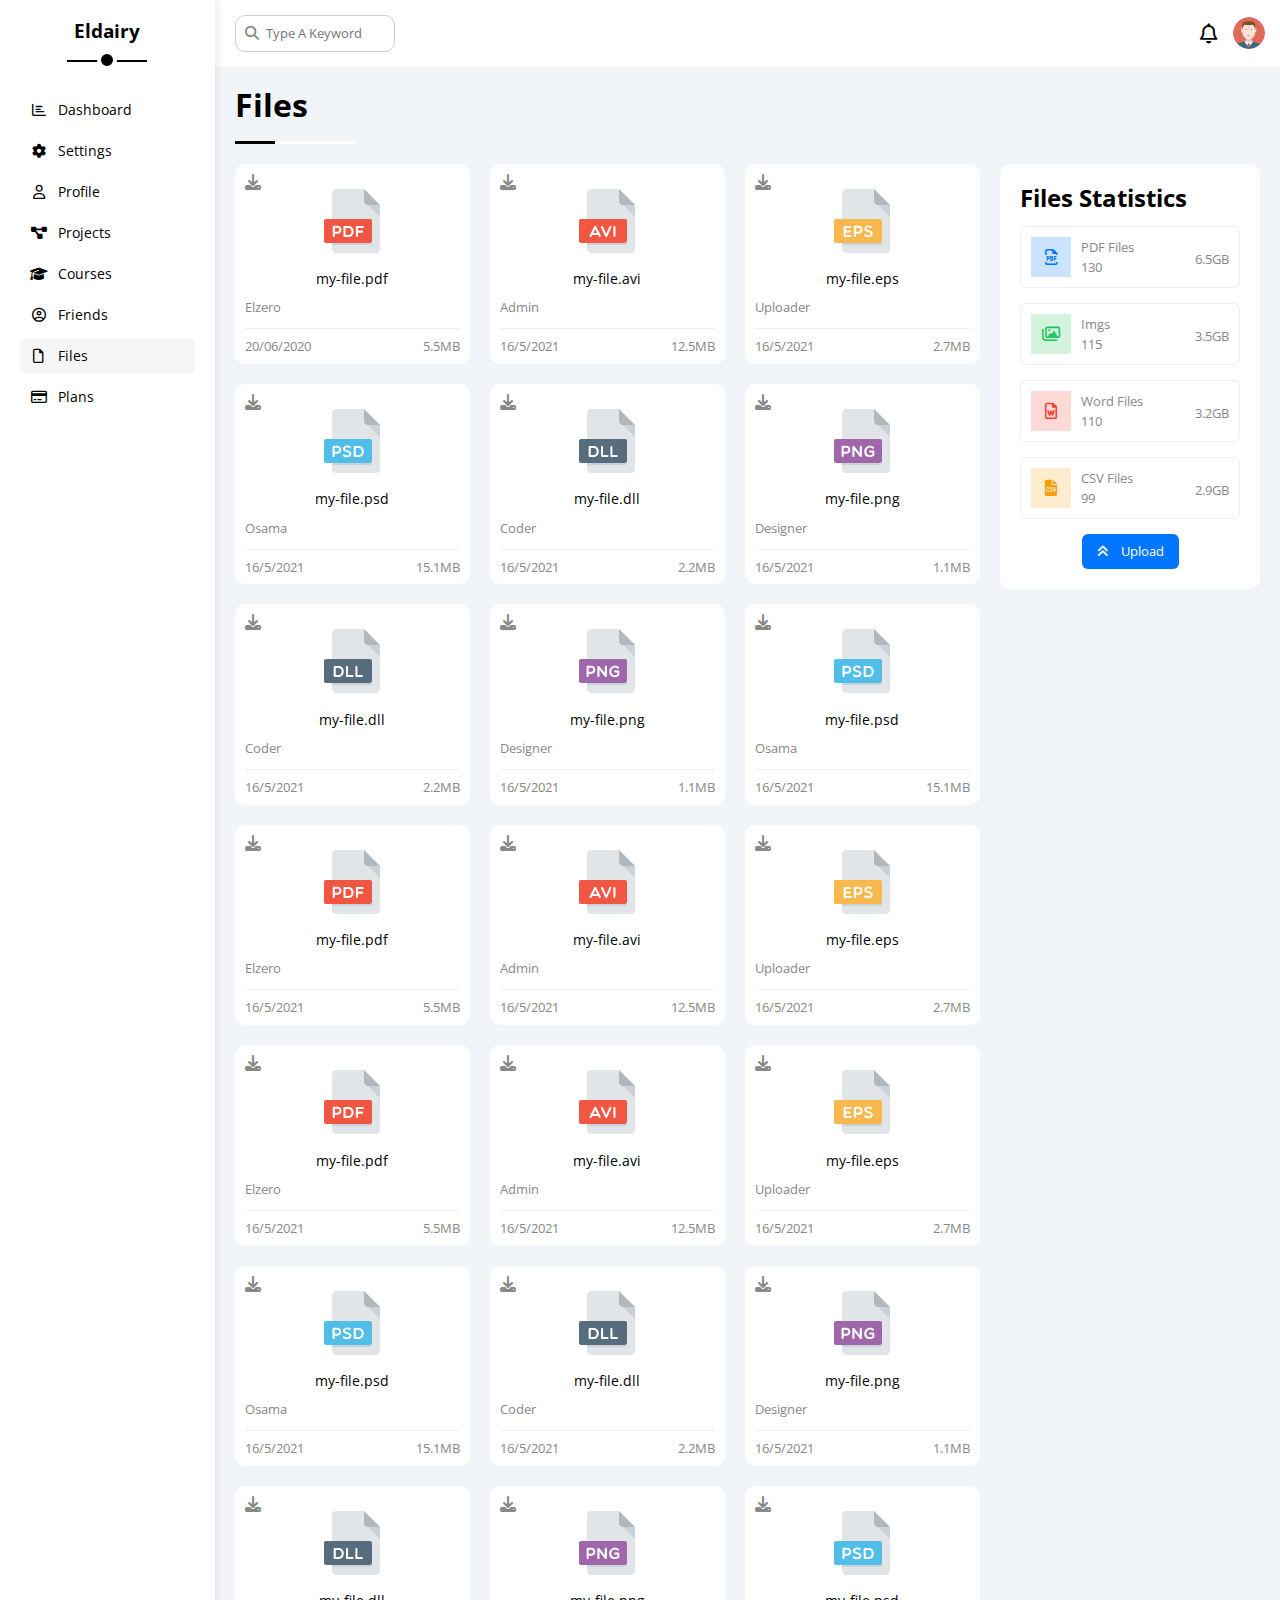
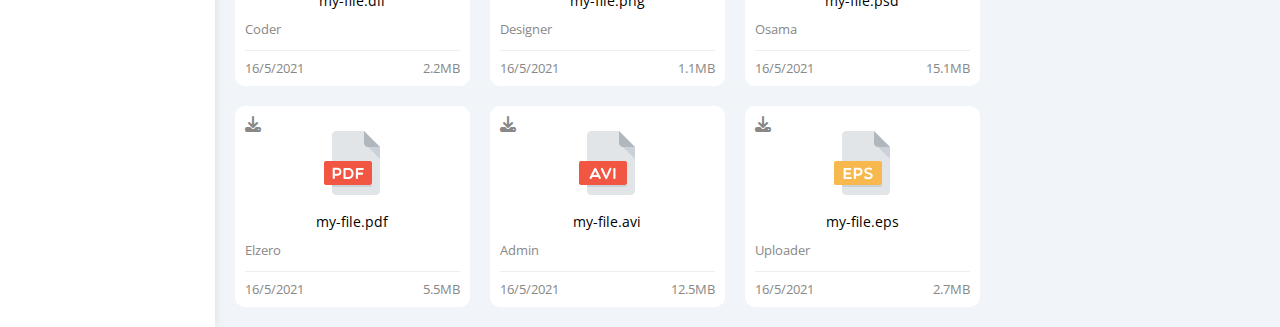
<file: files.html>
<!DOCTYPE html>
<html lang="en">
<head>
    <meta charset="UTF-8">
    <meta http-equiv="X-UA-Compatible" content="IE=edge">
    <meta name="viewport" content="width=device-width, initial-scale=1.0">
    <title>Files</title>
    <link rel="stylesheet" href="css/all.min.css">
    <link rel="stylesheet" href="css/framawork.css">
    <link rel="stylesheet" href="css/master.css">
    <link rel="stylesheet" href="css/normalize.css">
    <link rel="preconnect" href="https://fonts.googleapis.com" />
    <link rel="preconnect" href="https://fonts.gstatic.com" crossorigin />
    <link href="https://fonts.googleapis.com/css2?family=Open+Sans:wght@300;500&#038;display=swap" rel="stylesheet" />
  </head>
</head>
<body>
    <div class="page d-flex">
        <div class="sidebar p-relative bg-white p-20">
            <h3 class="p-relative mt-0 txt-c">Eldairy</h3>
            <ul>
                <li>
                  <a class="d-flex align-center fs-14 c-black rad-6 p-10" href="index.html">
                    <i class="fa-regular fa-chart-bar fa-fw"></i>
                    <span>Dashboard</span>
                  </a>
                </li>
                <li>
                  <a class="d-flex align-center fs-14 c-black rad-6 p-10" href="settings.html">
                    <i class="fa-solid fa-gear fa-fw"></i>
                    <span>Settings</span>
                  </a>
                </li>
                <li>
                  <a class="d-flex align-center fs-14 c-black rad-6 p-10" href="profile.html">
                    <i class="fa-regular fa-user fa-fw"></i>
                    <span>Profile</span>
                  </a>
                </li>
                <li>
                  <a class="d-flex align-center fs-14 c-black rad-6 p-10" href="projects.html">
                    <i class="fa-solid fa-diagram-project fa-fw"></i>
                    <span>Projects</span>
                  </a>
                </li>
                <li>
                  <a class="d-flex align-center fs-14 c-black rad-6 p-10" href="courses.html">
                    <i class="fa-solid fa-graduation-cap fa-fw"></i>
                    <span>Courses</span>
                  </a>
                </li>
                <li>
                  <a class="d-flex align-center fs-14 c-black rad-6 p-10" href="friends.html">
                    <i class="fa-regular fa-circle-user fa-fw"></i>
                    <span>Friends</span>
                  </a>
                </li>
                <li>
                  <a class="active d-flex align-center fs-14 c-black rad-6 p-10" href="files.html">
                    <i class="fa-regular fa-file fa-fw"></i>
                    <span>Files</span>
                  </a>
                </li>
                <li>
                  <a class="d-flex align-center fs-14 c-black rad-6 p-10" href="plans.html">
                    <i class="fa-regular fa-credit-card fa-fw"></i>
                    <span>Plans</span>
                  </a>
                </li>
              </ul>
        </div>
        <div class="content w-full">
            <div class="head between-flex bg-white p-15">
                <div class="search p-relative">
                    <input type="search" placeholder="Type A Keyword">
                </div>
                <div class="icons d-flex align-center">
                    <span class="notification p-relative">
                        <i class="fa-regular fa-bell fa-lg"></i>
                    </span>
                    <img class="avatar" src="imgs/avatar.png" alt="">
                </div>
            </div>
            <h1 class="p-relative">Files</h1>
          <div class="files-page d-flex gap-20 m-20">
              <div class="files-stats p-20 rad-10 bg-white">
                <h2 class="mt-0 mb-15 txt-c-mobile">Files Statistics</h2>
                  <div class="d-flex align-center mb-15 p-10 rad-6 border-eee fs-13">
                    <i class="fa-regular fa-file-pdf fa-lg blue center-flex c-blue icon"></i>
                    <div class="info">
                        <span class="c-grey">PDF Files</span>
                        <span class="d-block c-grey mt-5">130</span>
                    </div>
                    <div class="size c-grey mt-5">6.5GB</div>
                  </div>
                  <div class="d-flex align-center mb-15 p-10 rad-6 border-eee fs-13">
                    <i class="fa-regular fa-images fa-lg green center-flex c-green icon"></i>
                    <div class="info">
                        <span class="c-grey">Imgs</span>
                        <span class="d-block c-grey mt-5">115</span>
                    </div>
                    <div class="size c-grey mt-5">3.5GB</div>
                  </div>
                  <div class="d-flex align-center mb-15 p-10 rad-6 border-eee fs-13">
                    <i class="fa-regular fa-file-word fa-lg red center-flex c-red icon"></i>
                    <div class="info">
                        <span class="c-grey">Word Files</span>
                        <span class="d-block c-grey mt-5">110</span>
                    </div>
                    <div class="size c-grey mt-5">3.2GB</div>
                  </div>
                  <div class="d-flex align-center mb-15 p-10 rad-6 border-eee fs-13">
                    <i class="fa-solid fa-file-csv fa-lg orange center-flex c-orange icon"></i>
                    <div class="info">
                        <span class="c-grey">CSV Files</span>
                        <span class="d-block c-grey mt-5">99</span>
                    </div>
                    <div class="size c-grey mt-5">2.9GB</div>
                  </div>
                  <a  class="upload bg-blue c-white fs-13 rad-6 d-block w-fit" href="#">
                    <i class="fa-solid fa-angles-up mr-10"></i>
                    Upload
                </a>
              </div>
              <div class="files-content d-grid gap-20">
                <div class="file bg-white p-10 rad-10">
                  <i class="fa-solid fa-download c-grey p-absolute"></i>
                  <div class="icon txt-c">
                    <img class="mt-15 mb-15" src="imgs/pdf.svg" alt="">
                  </div>
                  <div class="txt-c mb-10 fs-14">my-file.pdf</div>
                  <p class="c-grey fs-13">Elzero</p>
                  <div class="info between-flex mt-10 pt-10 fs-13 c-grey">
                    <span>20/06/2020</span>
                    <span>5.5MB</span>
                  </div>
                </div>
                <div class="file bg-white p-10 rad-10">
                  <i class="fa-solid fa-download c-grey p-absolute"></i>
                  <div class="icon txt-c">
                    <img class="mt-15 mb-15" src="imgs/avi.svg" alt="">
                  </div>
                  <div class="txt-c mb-10 fs-14">my-file.avi</div>
                  <p class="c-grey fs-13">Admin</p>
                  <div class="info between-flex mt-10 pt-10 fs-13 c-grey">
                    <span>16/5/2021</span>
                    <span>12.5MB</span>
                  </div>
                </div>
                <div class="file bg-white p-10 rad-10">
                  <i class="fa-solid fa-download c-grey p-absolute"></i>
                  <div class="icon txt-c">
                    <img class="mt-15 mb-15" src="imgs/eps.svg" alt="">
                  </div>
                  <div class="txt-c mb-10 fs-14">my-file.eps</div>
                  <p class="c-grey fs-13">Uploader</p>
                  <div class="info between-flex mt-10 pt-10 fs-13 c-grey">
                    <span>16/5/2021</span>
                    <span>2.7MB</span>
                  </div>
                </div>
                <div class="file bg-white p-10 rad-10">
                  <i class="fa-solid fa-download c-grey p-absolute"></i>
                  <div class="icon txt-c">
                    <img class="mt-15 mb-15" src="imgs/psd.svg" alt="">
                  </div>
                  <div class="txt-c mb-10 fs-14">my-file.psd</div>
                  <p class="c-grey fs-13">Osama</p>
                  <div class="info between-flex mt-10 pt-10 fs-13 c-grey">
                    <span>16/5/2021</span>
                    <span>15.1MB</span>
                  </div>
                </div>
                <div class="file bg-white p-10 rad-10">
                  <i class="fa-solid fa-download c-grey p-absolute"></i>
                  <div class="icon txt-c">
                    <img class="mt-15 mb-15" src="imgs/dll.svg" alt="">
                  </div>
                  <div class="txt-c mb-10 fs-14">my-file.dll</div>
                  <p class="c-grey fs-13">Coder</p>
                  <div class="info between-flex mt-10 pt-10 fs-13 c-grey">
                    <span>16/5/2021</span>
                    <span>2.2MB</span>
                  </div>
                </div>
                <div class="file bg-white p-10 rad-10">
                  <i class="fa-solid fa-download c-grey p-absolute"></i>
                  <div class="icon txt-c">
                    <img class="mt-15 mb-15" src="imgs/png.svg" alt="">
                  </div>
                  <div class="txt-c mb-10 fs-14">my-file.png</div>
                  <p class="c-grey fs-13">Designer</p>
                  <div class="info between-flex mt-10 pt-10 fs-13 c-grey">
                    <span>16/5/2021</span>
                    <span>1.1MB</span>
                  </div>
                </div>
                <div class="file bg-white p-10 rad-10">
                  <i class="fa-solid fa-download c-grey p-absolute"></i>
                  <div class="icon txt-c">
                    <img class="mt-15 mb-15" src="imgs/dll.svg" alt="">
                  </div>
                  <div class="txt-c mb-10 fs-14">my-file.dll</div>
                  <p class="c-grey fs-13">Coder</p>
                  <div class="info between-flex mt-10 pt-10 fs-13 c-grey">
                    <span>16/5/2021</span>
                    <span>2.2MB</span>
                  </div>
                </div>
                <div class="file bg-white p-10 rad-10">
                  <i class="fa-solid fa-download c-grey p-absolute"></i>
                  <div class="icon txt-c">
                    <img class="mt-15 mb-15" src="imgs/png.svg" alt="">
                  </div>
                  <div class="txt-c mb-10 fs-14">my-file.png</div>
                  <p class="c-grey fs-13">Designer</p>
                  <div class="info between-flex mt-10 pt-10 fs-13 c-grey">
                    <span>16/5/2021</span>
                    <span>1.1MB</span>
                  </div>
                </div>
                <div class="file bg-white p-10 rad-10">
                  <i class="fa-solid fa-download c-grey p-absolute"></i>
                  <div class="icon txt-c">
                    <img class="mt-15 mb-15" src="imgs/psd.svg" alt="">
                  </div>
                  <div class="txt-c mb-10 fs-14">my-file.psd</div>
                  <p class="c-grey fs-13">Osama</p>
                  <div class="info between-flex mt-10 pt-10 fs-13 c-grey">
                    <span>16/5/2021</span>
                    <span>15.1MB</span>
                  </div>
                </div>
                <div class="file bg-white p-10 rad-10">
                  <i class="fa-solid fa-download c-grey p-absolute"></i>
                  <div class="icon txt-c">
                    <img class="mt-15 mb-15" src="imgs/pdf.svg" alt="">
                  </div>
                  <div class="txt-c mb-10 fs-14">my-file.pdf</div>
                  <p class="c-grey fs-13">Elzero</p>
                  <div class="info between-flex mt-10 pt-10 fs-13 c-grey">
                    <span>16/5/2021</span>
                    <span>5.5MB</span>
                  </div>
                </div>
                <div class="file bg-white p-10 rad-10">
                  <i class="fa-solid fa-download c-grey p-absolute"></i>
                  <div class="icon txt-c">
                    <img class="mt-15 mb-15" src="imgs/avi.svg" alt="">
                  </div>
                  <div class="txt-c mb-10 fs-14">my-file.avi</div>
                  <p class="c-grey fs-13">Admin</p>
                  <div class="info between-flex mt-10 pt-10 fs-13 c-grey">
                    <span>16/5/2021</span>
                    <span>12.5MB</span>
                  </div>
                </div>
                <div class="file bg-white p-10 rad-10">
                  <i class="fa-solid fa-download c-grey p-absolute"></i>
                  <div class="icon txt-c">
                    <img class="mt-15 mb-15" src="imgs/eps.svg" alt="">
                  </div>
                  <div class="txt-c mb-10 fs-14">my-file.eps</div>
                  <p class="c-grey fs-13">Uploader</p>
                  <div class="info between-flex mt-10 pt-10 fs-13 c-grey">
                    <span>16/5/2021</span>
                    <span>2.7MB</span>
                  </div>
                </div>
                <div class="file bg-white p-10 rad-10">
                  <i class="fa-solid fa-download c-grey p-absolute"></i>
                  <div class="icon txt-c">
                    <img class="mt-15 mb-15" src="imgs/pdf.svg" alt="">
                  </div>
                  <div class="txt-c mb-10 fs-14">my-file.pdf</div>
                  <p class="c-grey fs-13">Elzero</p>
                  <div class="info between-flex mt-10 pt-10 fs-13 c-grey">
                    <span>16/5/2021</span>
                    <span>5.5MB</span>
                  </div>
                </div>
                <div class="file bg-white p-10 rad-10">
                  <i class="fa-solid fa-download c-grey p-absolute"></i>
                  <div class="icon txt-c">
                    <img class="mt-15 mb-15" src="imgs/avi.svg" alt="">
                  </div>
                  <div class="txt-c mb-10 fs-14">my-file.avi</div>
                  <p class="c-grey fs-13">Admin</p>
                  <div class="info between-flex mt-10 pt-10 fs-13 c-grey">
                    <span>16/5/2021</span>
                    <span>12.5MB</span>
                  </div>
                </div>
                <div class="file bg-white p-10 rad-10">
                  <i class="fa-solid fa-download c-grey p-absolute"></i>
                  <div class="icon txt-c">
                    <img class="mt-15 mb-15" src="imgs/eps.svg" alt="">
                  </div>
                  <div class="txt-c mb-10 fs-14">my-file.eps</div>
                  <p class="c-grey fs-13">Uploader</p>
                  <div class="info between-flex mt-10 pt-10 fs-13 c-grey">
                    <span>16/5/2021</span>
                    <span>2.7MB</span>
                  </div>
                </div>
                <div class="file bg-white p-10 rad-10">
                  <i class="fa-solid fa-download c-grey p-absolute"></i>
                  <div class="icon txt-c">
                    <img class="mt-15 mb-15" src="imgs/psd.svg" alt="">
                  </div>
                  <div class="txt-c mb-10 fs-14">my-file.psd</div>
                  <p class="c-grey fs-13">Osama</p>
                  <div class="info between-flex mt-10 pt-10 fs-13 c-grey">
                    <span>16/5/2021</span>
                    <span>15.1MB</span>
                  </div>
                </div>
                <div class="file bg-white p-10 rad-10">
                  <i class="fa-solid fa-download c-grey p-absolute"></i>
                  <div class="icon txt-c">
                    <img class="mt-15 mb-15" src="imgs/dll.svg" alt="">
                  </div>
                  <div class="txt-c mb-10 fs-14">my-file.dll</div>
                  <p class="c-grey fs-13">Coder</p>
                  <div class="info between-flex mt-10 pt-10 fs-13 c-grey">
                    <span>16/5/2021</span>
                    <span>2.2MB</span>
                  </div>
                </div>
                <div class="file bg-white p-10 rad-10">
                  <i class="fa-solid fa-download c-grey p-absolute"></i>
                  <div class="icon txt-c">
                    <img class="mt-15 mb-15" src="imgs/png.svg" alt="">
                  </div>
                  <div class="txt-c mb-10 fs-14">my-file.png</div>
                  <p class="c-grey fs-13">Designer</p>
                  <div class="info between-flex mt-10 pt-10 fs-13 c-grey">
                    <span>16/5/2021</span>
                    <span>1.1MB</span>
                  </div>
                </div>
                <div class="file bg-white p-10 rad-10">
                  <i class="fa-solid fa-download c-grey p-absolute"></i>
                  <div class="icon txt-c">
                    <img class="mt-15 mb-15" src="imgs/dll.svg" alt="">
                  </div>
                  <div class="txt-c mb-10 fs-14">my-file.dll</div>
                  <p class="c-grey fs-13">Coder</p>
                  <div class="info between-flex mt-10 pt-10 fs-13 c-grey">
                    <span>16/5/2021</span>
                    <span>2.2MB</span>
                  </div>
                </div>
                <div class="file bg-white p-10 rad-10">
                  <i class="fa-solid fa-download c-grey p-absolute"></i>
                  <div class="icon txt-c">
                    <img class="mt-15 mb-15" src="imgs/png.svg" alt="">
                  </div>
                  <div class="txt-c mb-10 fs-14">my-file.png</div>
                  <p class="c-grey fs-13">Designer</p>
                  <div class="info between-flex mt-10 pt-10 fs-13 c-grey">
                    <span>16/5/2021</span>
                    <span>1.1MB</span>
                  </div>
                </div>
                <div class="file bg-white p-10 rad-10">
                  <i class="fa-solid fa-download c-grey p-absolute"></i>
                  <div class="icon txt-c">
                    <img class="mt-15 mb-15" src="imgs/psd.svg" alt="">
                  </div>
                  <div class="txt-c mb-10 fs-14">my-file.psd</div>
                  <p class="c-grey fs-13">Osama</p>
                  <div class="info between-flex mt-10 pt-10 fs-13 c-grey">
                    <span>16/5/2021</span>
                    <span>15.1MB</span>
                  </div>
                </div>
                <div class="file bg-white p-10 rad-10">
                  <i class="fa-solid fa-download c-grey p-absolute"></i>
                  <div class="icon txt-c">
                    <img class="mt-15 mb-15" src="imgs/pdf.svg" alt="">
                  </div>
                  <div class="txt-c mb-10 fs-14">my-file.pdf</div>
                  <p class="c-grey fs-13">Elzero</p>
                  <div class="info between-flex mt-10 pt-10 fs-13 c-grey">
                    <span>16/5/2021</span>
                    <span>5.5MB</span>
                  </div>
                </div>
                <div class="file bg-white p-10 rad-10">
                  <i class="fa-solid fa-download c-grey p-absolute"></i>
                  <div class="icon txt-c">
                    <img class="mt-15 mb-15" src="imgs/avi.svg" alt="">
                  </div>
                  <div class="txt-c mb-10 fs-14">my-file.avi</div>
                  <p class="c-grey fs-13">Admin</p>
                  <div class="info between-flex mt-10 pt-10 fs-13 c-grey">
                    <span>16/5/2021</span>
                    <span>12.5MB</span>
                  </div>
                </div>
                <div class="file bg-white p-10 rad-10">
                  <i class="fa-solid fa-download c-grey p-absolute"></i>
                  <div class="icon txt-c">
                    <img class="mt-15 mb-15" src="imgs/eps.svg" alt="">
                  </div>
                  <div class="txt-c mb-10 fs-14">my-file.eps</div>
                  <p class="c-grey fs-13">Uploader</p>
                  <div class="info between-flex mt-10 pt-10 fs-13 c-grey">
                    <span>16/5/2021</span>
                    <span>2.7MB</span>
                  </div>
                </div>
              </div>
          </div>
        </div>
    </div>
</body>
</html>
</file>
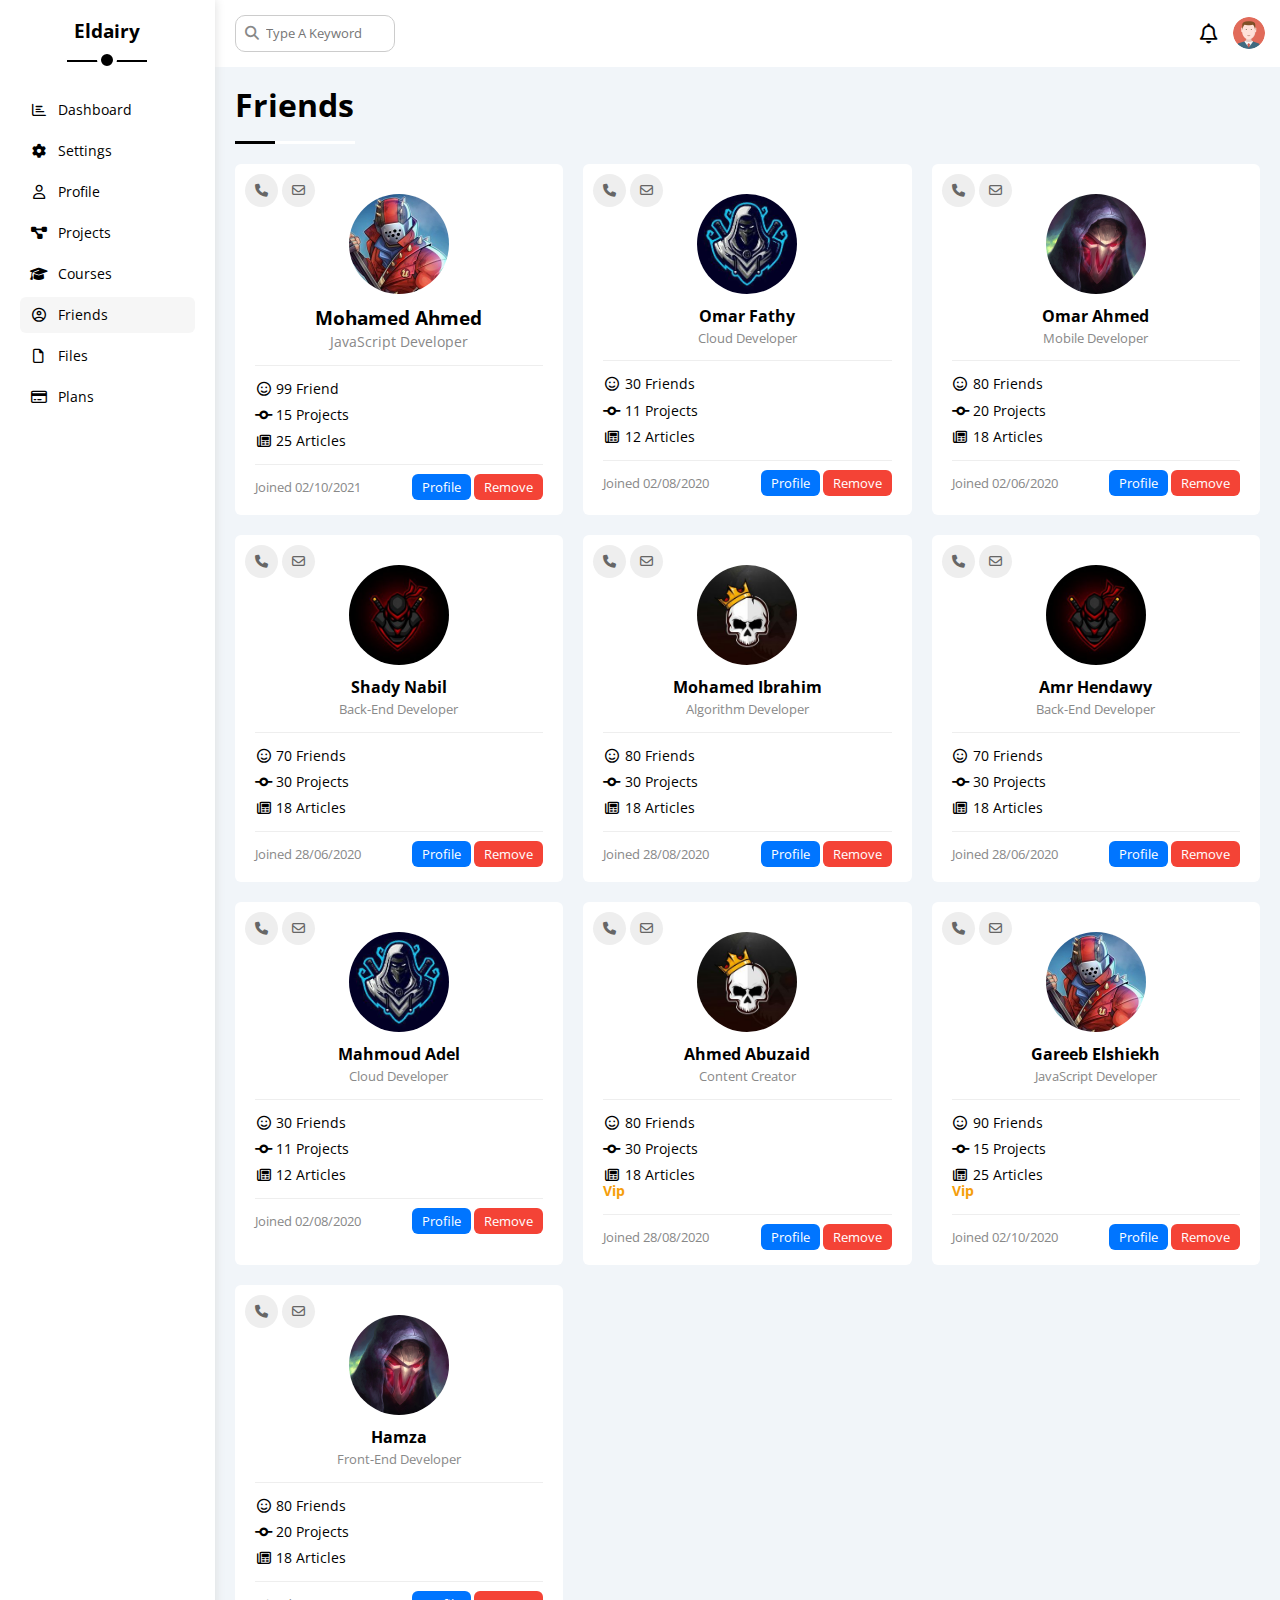
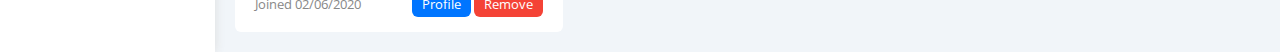
<file: friends.html>
<!DOCTYPE html>
<html lang="en">
<head>
    <meta charset="UTF-8">
    <meta http-equiv="X-UA-Compatible" content="IE=edge">
    <meta name="viewport" content="width=device-width, initial-scale=1.0">
    <title>Friends</title>
    <link rel="stylesheet" href="css/all.min.css">
    <link rel="stylesheet" href="css/framawork.css">
    <link rel="stylesheet" href="css/master.css">
    <link rel="stylesheet" href="css/normalize.css">
    <link rel="preconnect" href="https://fonts.googleapis.com" />
    <link rel="preconnect" href="https://fonts.gstatic.com" crossorigin />
    <link href="https://fonts.googleapis.com/css2?family=Open+Sans:wght@300;500&#038;display=swap" rel="stylesheet" />
  </head>
</head>
<body>
    <div class="page d-flex">
        <div class="sidebar p-relative bg-white p-20">
            <h3 class="p-relative mt-0 txt-c">Eldairy</h3>
            <ul>
                <li>
                  <a class="d-flex align-center fs-14 c-black rad-6 p-10" href="index.html">
                    <i class="fa-regular fa-chart-bar fa-fw"></i>
                    <span>Dashboard</span>
                  </a>
                </li>
                <li>
                  <a class="d-flex align-center fs-14 c-black rad-6 p-10" href="settings.html">
                    <i class="fa-solid fa-gear fa-fw"></i>
                    <span>Settings</span>
                  </a>
                </li>
                <li>
                  <a class="d-flex align-center fs-14 c-black rad-6 p-10" href="profile.html">
                    <i class="fa-regular fa-user fa-fw"></i>
                    <span>Profile</span>
                  </a>
                </li>
                <li>
                  <a class="d-flex align-center fs-14 c-black rad-6 p-10" href="projects.html">
                    <i class="fa-solid fa-diagram-project fa-fw"></i>
                    <span>Projects</span>
                  </a>
                </li>
                <li>
                  <a class="d-flex align-center fs-14 c-black rad-6 p-10" href="courses.html">
                    <i class="fa-solid fa-graduation-cap fa-fw"></i>
                    <span>Courses</span>
                  </a>
                </li>
                <li>
                  <a class="active d-flex align-center fs-14 c-black rad-6 p-10" href="friends.html">
                    <i class="fa-regular fa-circle-user fa-fw"></i>
                    <span>Friends</span>
                  </a>
                </li>
                <li>
                  <a class="d-flex align-center fs-14 c-black rad-6 p-10" href="files.html">
                    <i class="fa-regular fa-file fa-fw"></i>
                    <span>Files</span>
                  </a>
                </li>
                <li>
                  <a class="d-flex align-center fs-14 c-black rad-6 p-10" href="plans.html">
                    <i class="fa-regular fa-credit-card fa-fw"></i>
                    <span>Plans</span>
                  </a>
                </li>
              </ul>
        </div>
        <div class="content w-full">
            <div class="head between-flex bg-white p-15">
                <div class="search p-relative">
                    <input type="search" placeholder="Type A Keyword">
                </div>
                <div class="icons d-flex align-center">
                    <span class="notification p-relative">
                        <i class="fa-regular fa-bell fa-lg"></i>
                    </span>
                    <img class="avatar" src="imgs/avatar.png" alt="">
                </div>
            </div>
            <h1 class="p-relative">Friends</h1>
          <div class="friends-page d-grid gap-20 m-20">
            <div class="friend bg-white p-20 rad-6 p-relative">
              <div class="contact">
                <i class="fa-solid fa-phone"></i>
                <i class="fa-regular fa-envelope"></i>
              </div>
              <div class="txt-c">
                <img class="w-100 h-100 rad-half mt-10 mb-10" src="imgs/friend-01.jpg" alt="">
                <h3 class="m-0">Mohamed Ahmed</h3>
                <p class="fs-14 c-grey mt-5 mb-0">JavaScript Developer</p>
              </div>
              <div class="icons fs-14 p-relative">
                <div class="mb-10">
                  <i class="fa-regular fa-face-smile fa-fw"></i>
                  <span>99 Friend</span>
                </div>
                <div class="mb-10">
                  <i class="fa-solid fa-code-commit fa-fw"></i>
                  <span>15 Projects</span>
                </div>
                <div>
                  <i class="fa-regular fa-newspaper fa-fw"></i>
                  <span>25 Articles</span>
                </div>
              </div>
              <div class="info between-flex fs-13">
                <span class="c-grey">Joined 02/10/2021</span>
                <div>
                  <a class="btn-shape bg-blue c-white" href="profile.html">Profile</a>
                  <a class="btn-shape bg-red c-white" href="#">Remove</a>
                </div>
              </div>
            </div>
            <div class="friend bg-white rad-6 p-20 p-relative">
              <div class="contact">
                <i class="fa-solid fa-phone"></i>
                <i class="fa-regular fa-envelope"></i>
              </div>
              <div class="txt-c">
                <img class="rad-half mt-10 mb-10 w-100 h-100" src="imgs/friend-02.jpg" alt="">
                <h4 class="m-0">Omar Fathy</h4>
                <p class="c-grey fs-13 mt-5 mb-0">Cloud Developer</p>
              </div>
              <div class="icons fs-14 p-relative">
                <div class="mb-10">
                  <i class="fa-regular fa-face-smile fa-fw"></i>
                  <span>30 Friends</span>
                </div>
                <div class="mb-10">
                  <i class="fa-solid fa-code-commit fa-fw"></i>
                  <span>11 Projects</span>
                </div>
                <div>
                  <i class="fa-regular fa-newspaper fa-fw"></i>
                  <span>12 Articles</span>
                </div>
              </div>
              <div class="info between-flex fs-13">
                <span class="c-grey">Joined 02/08/2020</span>
                <div>
                  <a class="bg-blue c-white btn-shape" href="profile.html">Profile</a>
                  <a class="bg-red c-white btn-shape" href="">Remove</a>
                </div>
              </div>
            </div>
            <div class="friend bg-white rad-6 p-20 p-relative">
              <div class="contact">
                <i class="fa-solid fa-phone"></i>
                <i class="fa-regular fa-envelope"></i>
              </div>
              <div class="txt-c">
                <img class="rad-half mt-10 mb-10 w-100 h-100" src="imgs/friend-03.jpg" alt="">
                <h4 class="m-0">Omar Ahmed</h4>
                <p class="c-grey fs-13 mt-5 mb-0">Mobile Developer</p>
              </div>
              <div class="icons fs-14 p-relative">
                <div class="mb-10">
                  <i class="fa-regular fa-face-smile fa-fw"></i>
                  <span>80 Friends</span>
                </div>
                <div class="mb-10">
                  <i class="fa-solid fa-code-commit fa-fw"></i>
                  <span>20 Projects</span>
                </div>
                <div>
                  <i class="fa-regular fa-newspaper fa-fw"></i>
                  <span>18 Articles</span>
                </div>
              </div>
              <div class="info between-flex fs-13">
                <span class="c-grey">Joined 02/06/2020</span>
                <div>
                  <a class="bg-blue c-white btn-shape" href="profile.html">Profile</a>
                  <a class="bg-red c-white btn-shape" href="">Remove</a>
                </div>
              </div>
            </div>
            <div class="friend bg-white rad-6 p-20 p-relative">
              <div class="contact">
                <i class="fa-solid fa-phone"></i>
                <i class="fa-regular fa-envelope"></i>
              </div>
              <div class="txt-c">
                <img class="rad-half mt-10 mb-10 w-100 h-100" src="imgs/friend-04.jpg" alt="">
                <h4 class="m-0">Shady Nabil</h4>
                <p class="c-grey fs-13 mt-5 mb-0">Back-End Developer</p>
              </div>
              <div class="icons fs-14 p-relative">
                <div class="mb-10">
                  <i class="fa-regular fa-face-smile fa-fw"></i>
                  <span>70 Friends</span>
                </div>
                <div class="mb-10">
                  <i class="fa-solid fa-code-commit fa-fw"></i>
                  <span>30 Projects</span>
                </div>
                <div>
                  <i class="fa-regular fa-newspaper fa-fw"></i>
                  <span>18 Articles</span>
                </div>
              </div>
              <div class="info between-flex fs-13">
                <span class="c-grey">Joined 28/06/2020</span>
                <div>
                  <a class="bg-blue c-white btn-shape" href="profile.html">Profile</a>
                  <a class="bg-red c-white btn-shape" href="">Remove</a>
                </div>
              </div>
            </div>
            <div class="friend bg-white rad-6 p-20 p-relative">
              <div class="contact">
                <i class="fa-solid fa-phone"></i>
                <i class="fa-regular fa-envelope"></i>
              </div>
              <div class="txt-c">
                <img class="rad-half mt-10 mb-10 w-100 h-100" src="imgs/friend-05.jpg" alt="">
                <h4 class="m-0">Mohamed Ibrahim</h4>
                <p class="c-grey fs-13 mt-5 mb-0">Algorithm Developer</p>
              </div>
              <div class="icons fs-14 p-relative">
                <div class="mb-10">
                  <i class="fa-regular fa-face-smile fa-fw"></i>
                  <span>80 Friends</span>
                </div>
                <div class="mb-10">
                  <i class="fa-solid fa-code-commit fa-fw"></i>
                  <span>30 Projects</span>
                </div>
                <div>
                  <i class="fa-regular fa-newspaper fa-fw"></i>
                  <span>18 Articles</span>
                </div>
              </div>
              <div class="info between-flex fs-13">
                <span class="c-grey">Joined 28/08/2020</span>
                <div>
                  <a class="bg-blue c-white btn-shape" href="profile.html">Profile</a>
                  <a class="bg-red c-white btn-shape" href="">Remove</a>
                </div>
              </div>
            </div>
            <div class="friend bg-white rad-6 p-20 p-relative">
              <div class="contact">
                <i class="fa-solid fa-phone"></i>
                <i class="fa-regular fa-envelope"></i>
              </div>
              <div class="txt-c">
                <img class="rad-half mt-10 mb-10 w-100 h-100" src="imgs/friend-04.jpg" alt="">
                <h4 class="m-0">Amr Hendawy</h4>
                <p class="c-grey fs-13 mt-5 mb-0">Back-End Developer</p>
              </div>
              <div class="icons fs-14 p-relative">
                <div class="mb-10">
                  <i class="fa-regular fa-face-smile fa-fw"></i>
                  <span>70 Friends</span>
                </div>
                <div class="mb-10">
                  <i class="fa-solid fa-code-commit fa-fw"></i>
                  <span>30 Projects</span>
                </div>
                <div>
                  <i class="fa-regular fa-newspaper fa-fw"></i>
                  <span>18 Articles</span>
                </div>
              </div>
              <div class="info between-flex fs-13">
                <span class="c-grey">Joined 28/06/2020</span>
                <div>
                  <a class="bg-blue c-white btn-shape" href="profile.html">Profile</a>
                  <a class="bg-red c-white btn-shape" href="">Remove</a>
                </div>
              </div>
            </div>
            <div class="friend bg-white rad-6 p-20 p-relative">
              <div class="contact">
                <i class="fa-solid fa-phone"></i>
                <i class="fa-regular fa-envelope"></i>
              </div>
              <div class="txt-c">
                <img class="rad-half mt-10 mb-10 w-100 h-100" src="imgs/friend-02.jpg" alt="">
                <h4 class="m-0">Mahmoud Adel</h4>
                <p class="c-grey fs-13 mt-5 mb-0">Cloud Developer</p>
              </div>
              <div class="icons fs-14 p-relative">
                <div class="mb-10">
                  <i class="fa-regular fa-face-smile fa-fw"></i>
                  <span>30 Friends</span>
                </div>
                <div class="mb-10">
                  <i class="fa-solid fa-code-commit fa-fw"></i>
                  <span>11 Projects</span>
                </div>
                <div>
                  <i class="fa-regular fa-newspaper fa-fw"></i>
                  <span>12 Articles</span>
                </div>
              </div>
              <div class="info between-flex fs-13">
                <span class="c-grey">Joined 02/08/2020</span>
                <div>
                  <a class="bg-blue c-white btn-shape" href="profile.html">Profile</a>
                  <a class="bg-red c-white btn-shape" href="">Remove</a>
                </div>
              </div>
            </div>
            <div class="friend bg-white rad-6 p-20 p-relative">
              <div class="contact">
                <i class="fa-solid fa-phone"></i>
                <i class="fa-regular fa-envelope"></i>
              </div>
              <div class="txt-c">
                <img class="rad-half mt-10 mb-10 w-100 h-100" src="imgs/friend-05.jpg" alt="">
                <h4 class="m-0">Ahmed Abuzaid</h4>
                <p class="c-grey fs-13 mt-5 mb-0">Content Creator</p>
              </div>
              <div class="icons fs-14 p-relative">
                <div class="mb-10">
                  <i class="fa-regular fa-face-smile fa-fw"></i>
                  <span>80 Friends</span>
                </div>
                <div class="mb-10">
                  <i class="fa-solid fa-code-commit fa-fw"></i>
                  <span>30 Projects</span>
                </div>
                <div>
                  <i class="fa-regular fa-newspaper fa-fw"></i>
                  <span>18 Articles</span>
                </div>
                <span class="vip fw-bold c-orange">Vip</span>
              </div>
              <div class="info between-flex fs-13">
                <span class="c-grey">Joined 28/08/2020</span>
                <div>
                  <a class="bg-blue c-white btn-shape" href="profile.html">Profile</a>
                  <a class="bg-red c-white btn-shape" href="">Remove</a>
                </div>
              </div>
            </div>
            <div class="friend bg-white rad-6 p-20 p-relative">
              <div class="contact">
                <i class="fa-solid fa-phone"></i>
                <i class="fa-regular fa-envelope"></i>
              </div>
              <div class="txt-c">
                <img class="rad-half mt-10 mb-10 w-100 h-100" src="imgs/friend-01.jpg" alt="">
                <h4 class="m-0">Gareeb Elshiekh</h4>
                <p class="c-grey fs-13 mt-5 mb-0">JavaScript Developer</p>
              </div>
              <div class="icons fs-14 p-relative">
                <div class="mb-10">
                  <i class="fa-regular fa-face-smile fa-fw"></i>
                  <span>90 Friends</span>
                </div>
                <div class="mb-10">
                  <i class="fa-solid fa-code-commit fa-fw"></i>
                  <span>15 Projects</span>
                </div>
                <div>
                  <i class="fa-regular fa-newspaper fa-fw"></i>
                  <span>25 Articles</span>
                </div>
                <span class="vip fw-bold c-orange">Vip</span>
              </div>
              <div class="info between-flex fs-13">
                <span class="c-grey">Joined 02/10/2020</span>
                <div>
                  <a class="bg-blue c-white btn-shape" href="profile.html">Profile</a>
                  <a class="bg-red c-white btn-shape" href="">Remove</a>
                </div>
              </div>
            </div>
            <div class="friend bg-white rad-6 p-20 p-relative">
              <div class="contact">
                <i class="fa-solid fa-phone"></i>
                <i class="fa-regular fa-envelope"></i>
              </div>
              <div class="txt-c">
                <img class="rad-half mt-10 mb-10 w-100 h-100" src="imgs/friend-03.jpg" alt="">
                <h4 class="m-0">Hamza</h4>
                <p class="c-grey fs-13 mt-5 mb-0">Front-End Developer</p>
              </div>
              <div class="icons fs-14 p-relative">
                <div class="mb-10">
                  <i class="fa-regular fa-face-smile fa-fw"></i>
                  <span>80 Friends</span>
                </div>
                <div class="mb-10">
                  <i class="fa-solid fa-code-commit fa-fw"></i>
                  <span>20 Projects</span>
                </div>
                <div>
                  <i class="fa-regular fa-newspaper fa-fw"></i>
                  <span>18 Articles</span>
                </div>
              </div>
              <div class="info between-flex fs-13">
                <span class="c-grey">Joined 02/06/2020</span>
                <div>
                  <a class="bg-blue c-white btn-shape" href="profile.html">Profile</a>
                  <a class="bg-red c-white btn-shape" href="">Remove</a>
                </div>
              </div>
            </div>
          </div>
        </div>
    </div>
</body>
</html>
</file>
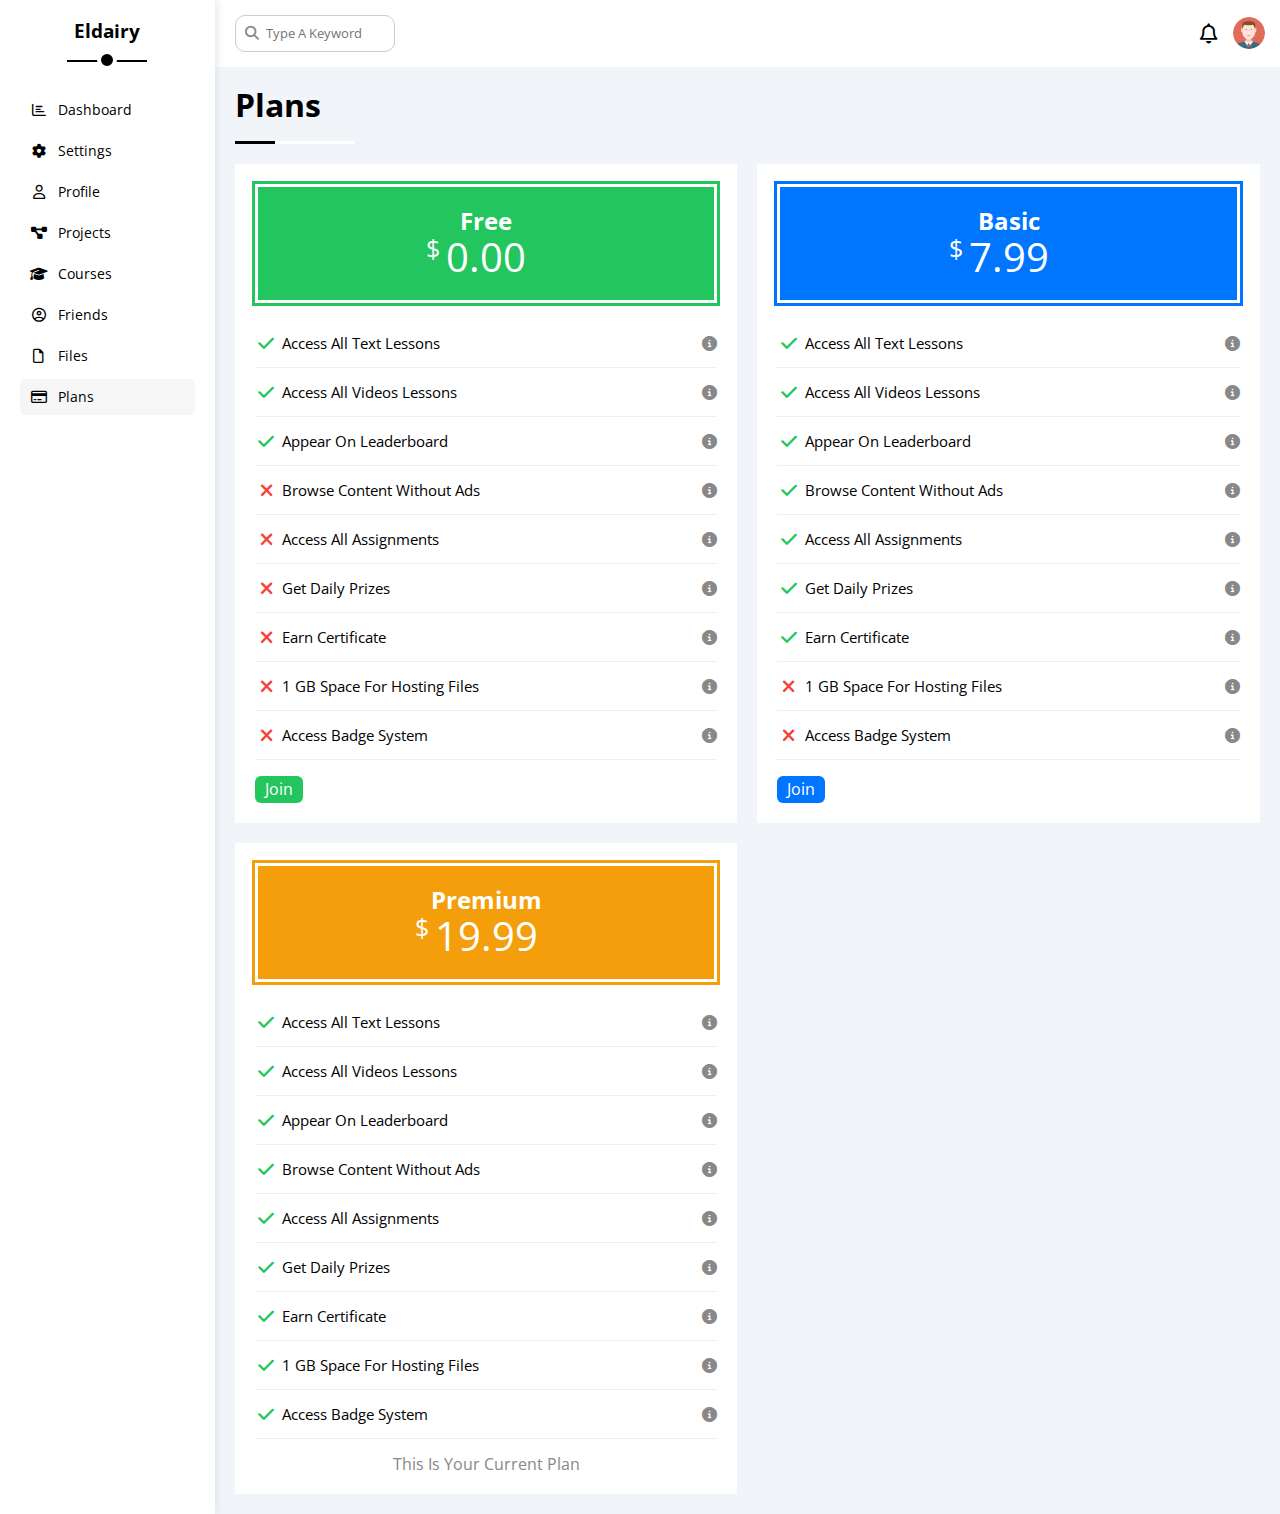
<file: plans.html>
<!DOCTYPE html>
<html lang="en">
<head>
    <meta charset="UTF-8">
    <meta http-equiv="X-UA-Compatible" content="IE=edge">
    <meta name="viewport" content="width=device-width, initial-scale=1.0">
    <title>Plans</title>
    <link rel="stylesheet" href="css/all.min.css">
    <link rel="stylesheet" href="css/framawork.css">
    <link rel="stylesheet" href="css/master.css">
    <link rel="stylesheet" href="css/normalize.css">
    <link rel="preconnect" href="https://fonts.googleapis.com" />
    <link rel="preconnect" href="https://fonts.gstatic.com" crossorigin />
    <link href="https://fonts.googleapis.com/css2?family=Open+Sans:wght@300;500&#038;display=swap" rel="stylesheet" />
  </head>
</head>
<body>
    <div class="page d-flex">
        <div class="sidebar p-relative bg-white p-20">
            <h3 class="p-relative mt-0 txt-c">Eldairy</h3>
            <ul>
                <li>
                  <a class="d-flex align-center fs-14 c-black rad-6 p-10" href="index.html">
                    <i class="fa-regular fa-chart-bar fa-fw"></i>
                    <span>Dashboard</span>
                  </a>
                </li>
                <li>
                  <a class="d-flex align-center fs-14 c-black rad-6 p-10" href="settings.html">
                    <i class="fa-solid fa-gear fa-fw"></i>
                    <span>Settings</span>
                  </a>
                </li>
                <li>
                  <a class="d-flex align-center fs-14 c-black rad-6 p-10" href="profile.html">
                    <i class="fa-regular fa-user fa-fw"></i>
                    <span>Profile</span>
                  </a>
                </li>
                <li>
                  <a class="d-flex align-center fs-14 c-black rad-6 p-10" href="projects.html">
                    <i class="fa-solid fa-diagram-project fa-fw"></i>
                    <span>Projects</span>
                  </a>
                </li>
                <li>
                  <a class="d-flex align-center fs-14 c-black rad-6 p-10" href="courses.html">
                    <i class="fa-solid fa-graduation-cap fa-fw"></i>
                    <span>Courses</span>
                  </a>
                </li>
                <li>
                  <a class="d-flex align-center fs-14 c-black rad-6 p-10" href="friends.html">
                    <i class="fa-regular fa-circle-user fa-fw"></i>
                    <span>Friends</span>
                  </a>
                </li>
                <li>
                  <a class="d-flex align-center fs-14 c-black rad-6 p-10" href="files.html">
                    <i class="fa-regular fa-file fa-fw"></i>
                    <span>Files</span>
                  </a>
                </li>
                <li>
                  <a class="active d-flex align-center fs-14 c-black rad-6 p-10" href="plans.html">
                    <i class="fa-regular fa-credit-card fa-fw"></i>
                    <span>Plans</span>
                  </a>
                </li>
              </ul>
        </div>
        <div class="content w-full">
            <div class="head between-flex bg-white p-15">
                <div class="search p-relative">
                    <input type="search" placeholder="Type A Keyword">
                </div>
                <div class="icons d-flex align-center">
                    <span class="notification p-relative">
                        <i class="fa-regular fa-bell fa-lg"></i>
                    </span>
                    <img class="avatar" src="imgs/avatar.png" alt="">
                </div>
            </div>
            <h1 class="p-relative">Plans</h1>
         <div class="plans-page d-grid gap-20 m-20">
           <div class="plan green bg-white p-20">
             <div class="top p-20 bg-green txt-c">
               <h2 class="m-0 c-white">Free</h2>
               <div class="price c-white">
                 <span>$</span>
                 0.00
                </div>
             </div>
             <ul>
              <li>
                <i class="fa-solid fa-check fa-fw yes"></i>
                <span>Access All Text Lessons</span>
                <i class="fa-solid fa-circle-info help"></i>
              </li>
              <li>
                <i class="fa-solid fa-check fa-fw yes"></i>
                <span>Access All Videos Lessons</span>
                <i class="fa-solid fa-circle-info help"></i>
              </li>
              <li>
                <i class="fa-solid fa-check fa-fw yes"></i>
                <span>Appear On Leaderboard</span>
                <i class="fa-solid fa-circle-info help"></i>
              </li>
              <li>
                <i class="fa-solid fa-xmark fa-fw"></i>
                <span>Browse Content Without Ads</span>
                <i class="fa-solid fa-circle-info help"></i>
              </li>
              <li>
                <i class="fa-solid fa-xmark fa-fw"></i>
                <span>Access All Assignments</span>
                <i class="fa-solid fa-circle-info help"></i>
              </li>
              <li>
                <i class="fa-solid fa-xmark fa-fw"></i>
                <span>Get Daily Prizes</span>
                <i class="fa-solid fa-circle-info help"></i>
              </li>
              <li>
                <i class="fa-solid fa-xmark fa-fw"></i>
                <span>Earn Certificate</span>
                <i class="fa-solid fa-circle-info help"></i>
              </li>
              <li>
                <i class="fa-solid fa-xmark fa-fw"></i>
                <span>1 GB Space For Hosting Files</span>
                <i class="fa-solid fa-circle-info help"></i>
              </li>
              <li>
                <i class="fa-solid fa-xmark fa-fw"></i>
                <span>Access Badge System</span>
                <i class="fa-solid fa-circle-info help"></i>
              </li>
            </ul>
           <a class="btn-shape bg-green d-block w-fit c-white" href="#">Join</a> 
           </div>
           <div class="plan blue bg-white p-20">
            <div class="top bg-blue txt-c p-20">
              <h2 class="m-0 c-white">Basic</h2>
              <div class="price c-white"><span>$</span>7.99</div>
            </div>
            <ul class="list-none p-0">
              <li>
                <i class="fa-solid fa-check fa-fw yes"></i>
                <span>Access All Text Lessons</span>
                <i class="fa-solid fa-circle-info help"></i>
              </li>
              <li>
                <i class="fa-solid fa-check fa-fw yes"></i>
                <span>Access All Videos Lessons</span>
                <i class="fa-solid fa-circle-info help"></i>
              </li>
              <li>
                <i class="fa-solid fa-check fa-fw yes"></i>
                <span>Appear On Leaderboard</span>
                <i class="fa-solid fa-circle-info help"></i>
              </li>
              <li>
                <i class="fa-solid fa-check fa-fw yes"></i>
                <span>Browse Content Without Ads</span>
                <i class="fa-solid fa-circle-info help"></i>
              </li>
              <li>
                <i class="fa-solid fa-check fa-fw yes"></i>
                <span>Access All Assignments</span>
                <i class="fa-solid fa-circle-info help"></i>
              </li>
              <li>
                <i class="fa-solid fa-check fa-fw yes"></i>
                <span>Get Daily Prizes</span>
                <i class="fa-solid fa-circle-info help"></i>
              </li>
              <li>
                <i class="fa-solid fa-check fa-fw yes"></i>
                <span>Earn Certificate</span>
                <i class="fa-solid fa-circle-info help"></i>
              </li>
              <li>
                <i class="fa-solid fa-xmark fa-fw"></i>
                <span>1 GB Space For Hosting Files</span>
                <i class="fa-solid fa-circle-info help"></i>
              </li>
              <li>
                <i class="fa-solid fa-xmark fa-fw"></i>
                <span>Access Badge System</span>
                <i class="fa-solid fa-circle-info help"></i>
              </li>
            </ul>
            <a href="#" class="btn-shape bg-blue c-white d-block w-fit">Join</a>
          </div>
          <div class="plan orange bg-white p-20">
            <div class="top bg-orange txt-c p-20">
              <h2 class="m-0 c-white">Premium</h2>
              <div class="price c-white"><span>$</span>19.99</div>
            </div>
            <ul class="list-none p-0">
              <li>
                <i class="fa-solid fa-check fa-fw yes"></i>
                <span>Access All Text Lessons</span>
                <i class="fa-solid fa-circle-info help"></i>
              </li>
              <li>
                <i class="fa-solid fa-check fa-fw yes"></i>
                <span>Access All Videos Lessons</span>
                <i class="fa-solid fa-circle-info help"></i>
              </li>
              <li>
                <i class="fa-solid fa-check fa-fw yes"></i>
                <span>Appear On Leaderboard</span>
                <i class="fa-solid fa-circle-info help"></i>
              </li>
              <li>
                <i class="fa-solid fa-check fa-fw yes"></i>
                <span>Browse Content Without Ads</span>
                <i class="fa-solid fa-circle-info help"></i>
              </li>
              <li>
                <i class="fa-solid fa-check fa-fw yes"></i>
                <span>Access All Assignments</span>
                <i class="fa-solid fa-circle-info help"></i>
              </li>
              <li>
                <i class="fa-solid fa-check fa-fw yes"></i>
                <span>Get Daily Prizes</span>
                <i class="fa-solid fa-circle-info help"></i>
              </li>
              <li>
                <i class="fa-solid fa-check fa-fw yes"></i>
                <span>Earn Certificate</span>
                <i class="fa-solid fa-circle-info help"></i>
              </li>
              <li>
                <i class="fa-solid fa-check fa-fw yes"></i>
                <span>1 GB Space For Hosting Files</span>
                <i class="fa-solid fa-circle-info help"></i>
              </li>
              <li>
                <i class="fa-solid fa-check fa-fw yes"></i>
                <span>Access Badge System</span>
                <i class="fa-solid fa-circle-info help"></i>
              </li>
            </ul>
            <p class="c-grey m-0 txt-c">This Is Your Current Plan</p>
          </div>
         </div>
        </div>
    </div>
</body>
</html>
</file>
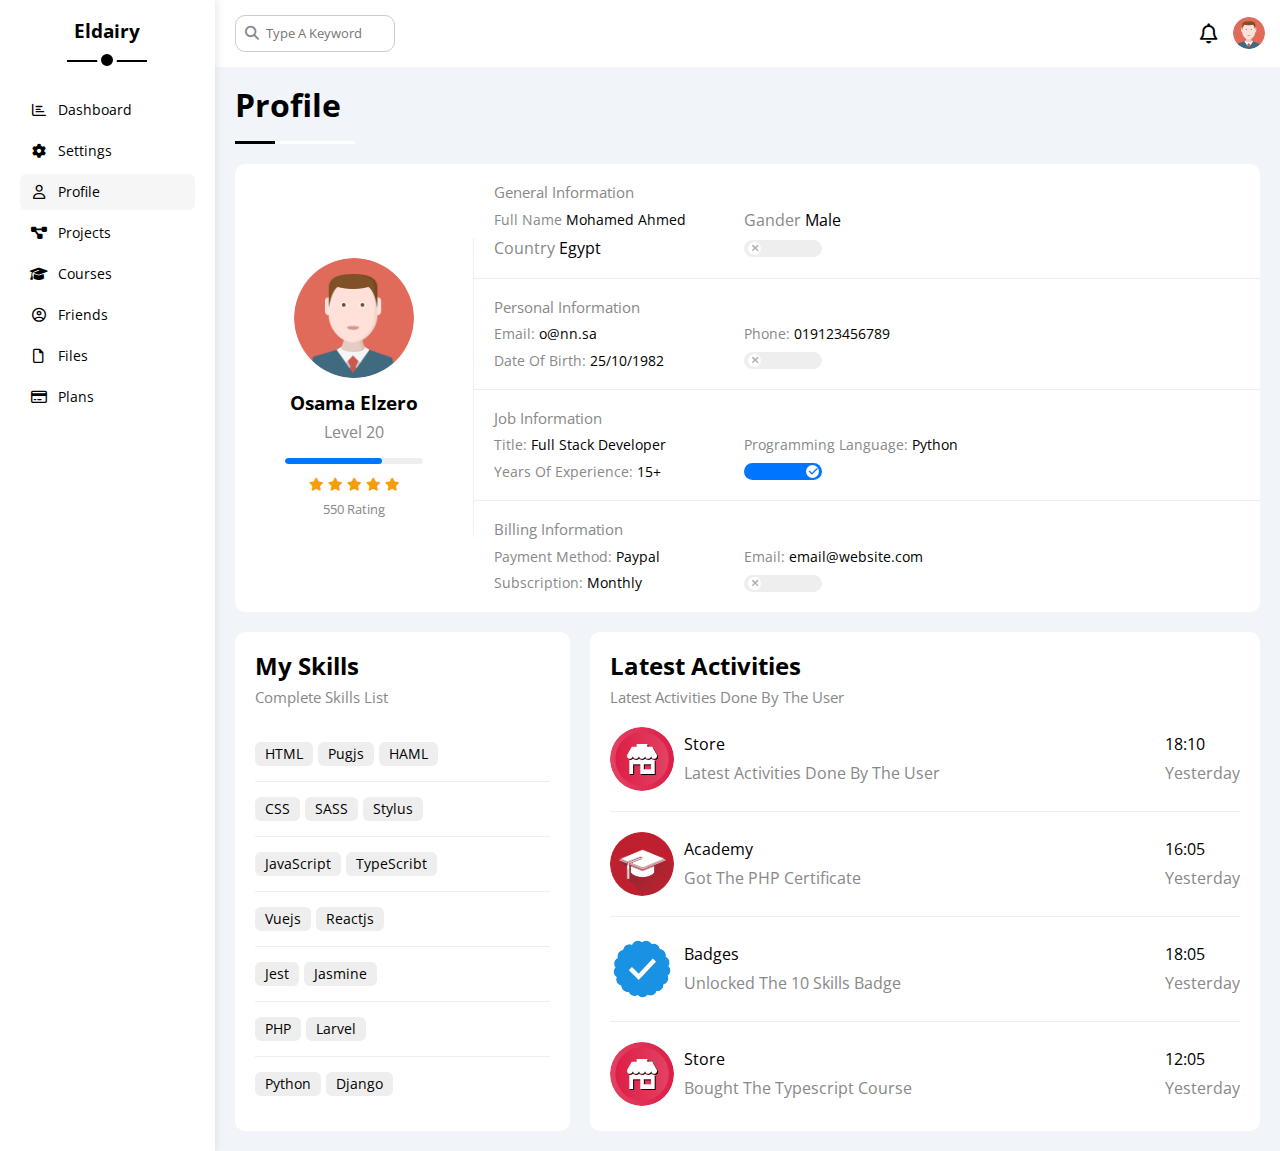
<file: profile.html>
<!DOCTYPE html>
<html lang="en">
<head>
    <meta charset="UTF-8">
    <meta http-equiv="X-UA-Compatible" content="IE=edge">
    <meta name="viewport" content="width=device-width, initial-scale=1.0">
    <title>Profile</title>
    <link rel="stylesheet" href="css/all.min.css">
    <link rel="stylesheet" href="css/framawork.css">
    <link rel="stylesheet" href="css/master.css">
    <link rel="stylesheet" href="css/normalize.css">
    <link rel="preconnect" href="https://fonts.googleapis.com" />
    <link rel="preconnect" href="https://fonts.gstatic.com" crossorigin />
    <link href="https://fonts.googleapis.com/css2?family=Open+Sans:wght@300;500&#038;display=swap" rel="stylesheet" />
  </head>
</head>
<body>
    <div class="page d-flex">
        <div class="sidebar p-relative bg-white p-20">
            <h3 class="p-relative mt-0 txt-c">Eldairy</h3>
            <ul>
                <li>
                  <a class="d-flex align-center fs-14 c-black rad-6 p-10" href="index.html">
                    <i class="fa-regular fa-chart-bar fa-fw"></i>
                    <span>Dashboard</span>
                  </a>
                </li>
                <li>
                  <a class="d-flex align-center fs-14 c-black rad-6 p-10" href="settings.html">
                    <i class="fa-solid fa-gear fa-fw"></i>
                    <span>Settings</span>
                  </a>
                </li>
                <li>
                  <a class="active d-flex align-center fs-14 c-black rad-6 p-10" href="profile.html">
                    <i class="fa-regular fa-user fa-fw"></i>
                    <span>Profile</span>
                  </a>
                </li>
                <li>
                  <a class="d-flex align-center fs-14 c-black rad-6 p-10" href="projects.html">
                    <i class="fa-solid fa-diagram-project fa-fw"></i>
                    <span>Projects</span>
                  </a>
                </li>
                <li>
                  <a class="d-flex align-center fs-14 c-black rad-6 p-10" href="courses.html">
                    <i class="fa-solid fa-graduation-cap fa-fw"></i>
                    <span>Courses</span>
                  </a>
                </li>
                <li>
                  <a class="d-flex align-center fs-14 c-black rad-6 p-10" href="friends.html">
                    <i class="fa-regular fa-circle-user fa-fw"></i>
                    <span>Friends</span>
                  </a>
                </li>
                <li>
                  <a class="d-flex align-center fs-14 c-black rad-6 p-10" href="files.html">
                    <i class="fa-regular fa-file fa-fw"></i>
                    <span>Files</span>
                  </a>
                </li>
                <li>
                  <a class="d-flex align-center fs-14 c-black rad-6 p-10" href="plans.html">
                    <i class="fa-regular fa-credit-card fa-fw"></i>
                    <span>Plans</span>
                  </a>
                </li>
              </ul>
        </div>
        <div class="content w-full">
            <div class="head between-flex bg-white p-15">
                <div class="search p-relative">
                    <input type="search" placeholder="Type A Keyword">
                </div>
                <div class="icons d-flex align-center">
                    <span class="notification p-relative">
                        <i class="fa-regular fa-bell fa-lg"></i>
                    </span>
                    <img class="avatar" src="imgs/avatar.png" alt="">
                </div>
            </div>
            <h1 class="p-relative">Profile</h1>
           <div class="profile-page m-20">
               <div class="overview bg-white rad-10 d-flex align-center">
                   <div class="avatar-box">
                       <img class="rad-half mb-10" src="imgs/avatar.png" alt="">
                       <h3 class="m-0">Osama Elzero</h3>
                       <p class="c-grey mt-10">Level 20</p>
                       <div class="level rad-6 bg-eee p-relative">
                           <span style="width: 70%"></span>
                       </div>
                       <div class="rating mt-10 mb-10">
                        <i class="fa-solid fa-star c-orange fs-13"></i>
                        <i class="fa-solid fa-star c-orange fs-13"></i>
                        <i class="fa-solid fa-star c-orange fs-13"></i>
                        <i class="fa-solid fa-star c-orange fs-13"></i>
                        <i class="fa-solid fa-star c-orange fs-13"></i>
                       </div>
                       <p class="fs-13 c-grey m-0">550 Rating</p>
                   </div>
                   <div class="info-box txt-c-mobile w-full">
                       <!-- start box-row -->
                       <div class="box d-flex align-center p-20">
                           <h4 class="c-grey fs-15 w-full m-0">General Information</h4>
                           <div class="fs-14">
                               <span class="c-grey">Full Name</span>
                               <span>Mohamed Ahmed</span>
                           </div>
                           <div>
                               <span class="c-grey">Gander</span>
                               <span>Male</span>
                           </div>
                           <div>
                               <span class="c-grey">Country</span>
                               <span>Egypt</span>
                           </div>
                           <div>
                               <label>
                                   <input type="checkbox" class="toggle-checkbox">
                                   <div class="toggle-switch"></div>
                               </label>
                           </div>
                       </div>
                           <!-- end box-row -->
                           <!-- start box-row -->
                           <div class="box p-20 d-flex align-center">
                            <h4 class="c-grey w-full fs-15 m-0">Personal Information</h4>
                            <div class="fs-14">
                              <span class="c-grey">Email:</span>
                              <span>o@nn.sa</span>
                            </div>
                            <div class="fs-14">
                              <span class="c-grey">Phone:</span>
                              <span>019123456789</span>
                            </div>
                            <div class="fs-14">
                              <span class="c-grey">Date Of Birth:</span>
                              <span>25/10/1982</span>
                            </div>
                            <div class="fs-14">
                              <label>
                                <input class="toggle-checkbox" type="checkbox">
                                <div class="toggle-switch"></div>
                              </label>
                            </div>
                          </div>
                           <!-- end box-row -->
                           <!-- start box-row -->
                           <div class="box p-20 d-flex align-center">
                            <h4 class="c-grey w-full fs-15 m-0">Job Information</h4>
                            <div class="fs-14">
                              <span class="c-grey">Title:</span>
                              <span>Full Stack Developer</span>
                            </div>
                            <div class="fs-14">
                              <span class="c-grey">Programming Language:</span>
                              <span>Python</span>
                            </div>
                            <div class="fs-14">
                              <span class="c-grey">Years Of Experience:</span>
                              <span>15+</span>
                            </div>
                            <div class="fs-14">
                              <label>
                                <input class="toggle-checkbox" type="checkbox" checked="">
                                <div class="toggle-switch"></div>
                              </label>
                            </div>
                          </div>
                           <!-- end box-row -->
                           <!-- start box-row -->
                           <div class="box p-20 d-flex align-center">
                            <h4 class="c-grey w-full fs-15 m-0">Billing Information</h4>
                            <div class="fs-14">
                              <span class="c-grey">Payment Method:</span>
                              <span>Paypal</span>
                            </div>
                            <div class="fs-14">
                              <span class="c-grey">Email:</span>
                              <span>email@website.com</span>
                            </div>
                            <div class="fs-14">
                              <span class="c-grey">Subscription:</span>
                              <span>Monthly</span>
                            </div>
                            <div class="fs-14">
                              <label>
                                <input class="toggle-checkbox" type="checkbox">
                                <div class="toggle-switch"></div>
                              </label>
                            </div>
                          </div>
                           <!-- end box-row -->
                   </div>
               </div>
               <div class="other-data d-flex gap-20">
                 <div class="skills-card p-20 bg-white rad-10 mt-20 txt-c-mobile">
                   <h2 class="mt-0 mb-10">My Skills</h2>
                   <p class="mt-0 mb-20 c-grey fs-15">Complete Skills List</p>
                   <ul class="m-0">
                     <li><span>HTML</span><span>Pugjs</span><span>HAML</span></li>
                     <li><span>CSS</span><span>SASS</span><span>Stylus</span></li>
                     <li><span>JavaScript</span><span>TypeScribt</span></li>
                     <li><span>Vuejs</span><span>Reactjs</span></li>
                     <li><span>Jest</span><span>Jasmine</span></li>
                     <li><span>PHP</span><span>Larvel</span></li>
                     <li><span>Python</span><span>Django</span></li>
                   </ul>
                 </div>
                 <div class="activites bg-white p-20 rad-10 mt-20">
                  <h2 class="mt-0 mb-10">Latest Activities</h2>
                  <p class="mt-0 mb-20 c-grey fs-15">Latest Activities Done By The User</p>
                  <div class="activity d-flex align-center txt-c-mobile">
                    <img src="imgs/activity-01.png" alt="">
                    <div class="info">
                      <span class="d-block mb-10">Store</span>
                      <span class="c-grey">Latest Activities Done By The User</span>
                    </div>
                    <div class="date">
                      <span class="d-block mb-10">18:10</span>
                      <span class="c-grey">Yesterday</span>
                    </div>
                  </div>
                  <div class="activity d-flex align-center txt-c-mobile">
                    <img src="imgs/activity-02.png" alt="">
                    <div class="info">
                      <span class="d-block mb-10">Academy</span>
                      <span class="c-grey">Got The PHP Certificate</span>
                    </div>
                    <div class="date">
                      <span class="d-block mb-10">16:05</span>
                      <span class="c-grey">Yesterday</span>
                    </div>
                  </div>
                  <div class="activity d-flex align-center txt-c-mobile">
                <img src="imgs/activity-03.png" alt="">
                <div class="info">
                  <span class="d-block mb-10">Badges</span>
                  <span class="c-grey">Unlocked The 10 Skills Badge</span>
                </div>
                <div class="date">
                  <span class="d-block mb-10">18:05</span>
                  <span class="c-grey">Yesterday</span>
                </div>
              </div>
              <div class="activity d-flex align-center txt-c-mobile">
                <img src="imgs/activity-01.png" alt="">
                <div class="info">
                  <span class="d-block mb-10">Store</span>
                  <span class="c-grey">Bought The Typescript Course</span>
                </div>
                <div class="date">
                  <span class="d-block mb-10">12:05</span>
                  <span class="c-grey">Yesterday</span>
                </div>
              </div>
                 </div>
               </div>
           </div>
        </div>
    </div>
</body>
</html>
</file>
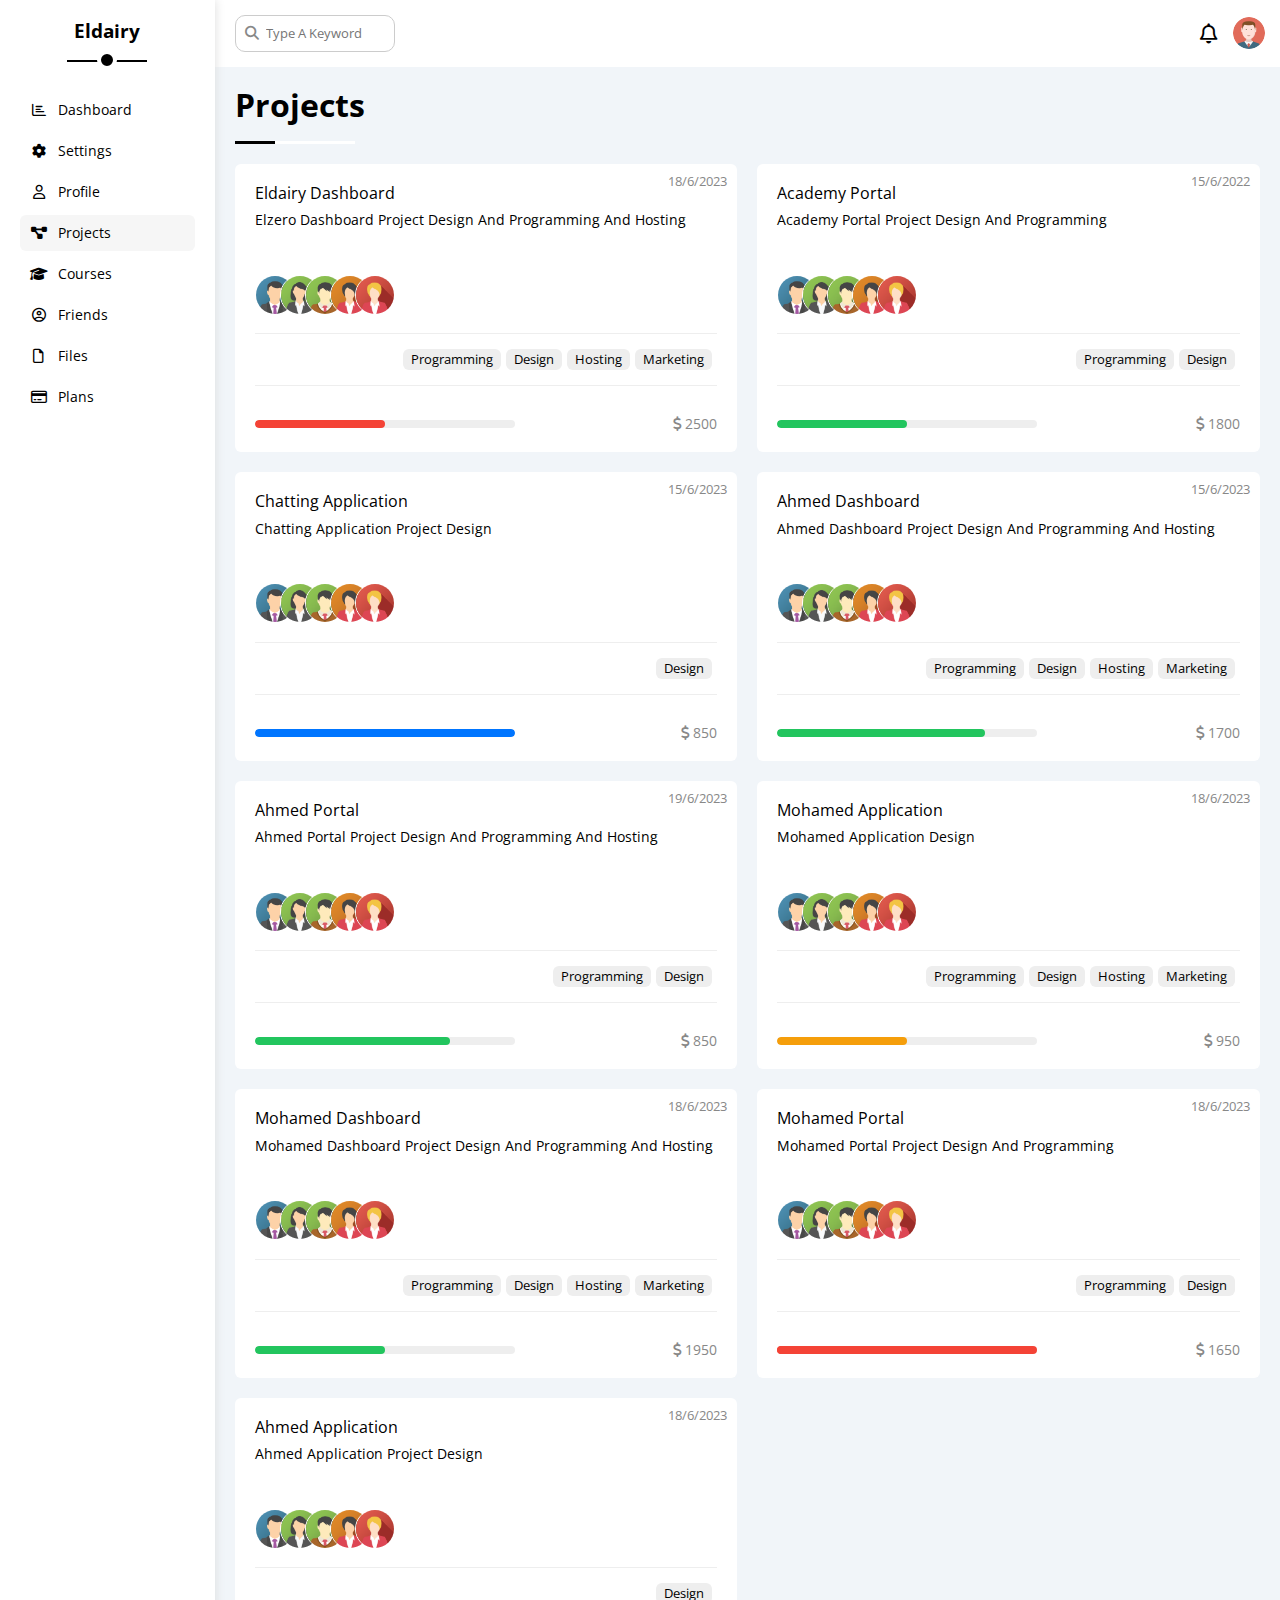
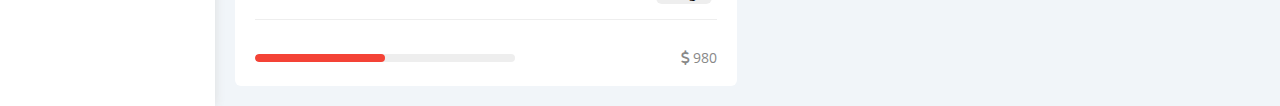
<file: projects.html>
<!DOCTYPE html>
<html lang="en">
<head>
    <meta charset="UTF-8">
    <meta http-equiv="X-UA-Compatible" content="IE=edge">
    <meta name="viewport" content="width=device-width, initial-scale=1.0">
    <title>Projects</title>
    <link rel="stylesheet" href="css/all.min.css">
    <link rel="stylesheet" href="css/framawork.css">
    <link rel="stylesheet" href="css/master.css">
    <link rel="stylesheet" href="css/normalize.css">
    <link rel="preconnect" href="https://fonts.googleapis.com" />
    <link rel="preconnect" href="https://fonts.gstatic.com" crossorigin />
    <link href="https://fonts.googleapis.com/css2?family=Open+Sans:wght@300;500&#038;display=swap" rel="stylesheet" />
  </head>
</head>
<body>
    <div class="page d-flex">
        <div class="sidebar p-relative bg-white p-20">
            <h3 class="p-relative mt-0 txt-c">Eldairy</h3>
            <ul>
                <li>
                  <a class="d-flex align-center fs-14 c-black rad-6 p-10" href="index.html">
                    <i class="fa-regular fa-chart-bar fa-fw"></i>
                    <span>Dashboard</span>
                  </a>
                </li>
                <li>
                  <a class="d-flex align-center fs-14 c-black rad-6 p-10" href="settings.html">
                    <i class="fa-solid fa-gear fa-fw"></i>
                    <span>Settings</span>
                  </a>
                </li>
                <li>
                  <a class="d-flex align-center fs-14 c-black rad-6 p-10" href="profile.html">
                    <i class="fa-regular fa-user fa-fw"></i>
                    <span>Profile</span>
                  </a>
                </li>
                <li>
                  <a class="active d-flex align-center fs-14 c-black rad-6 p-10" href="projects.html">
                    <i class="fa-solid fa-diagram-project fa-fw"></i>
                    <span>Projects</span>
                  </a>
                </li>
                <li>
                  <a class="d-flex align-center fs-14 c-black rad-6 p-10" href="courses.html">
                    <i class="fa-solid fa-graduation-cap fa-fw"></i>
                    <span>Courses</span>
                  </a>
                </li>
                <li>
                  <a class="d-flex align-center fs-14 c-black rad-6 p-10" href="friends.html">
                    <i class="fa-regular fa-circle-user fa-fw"></i>
                    <span>Friends</span>
                  </a>
                </li>
                <li>
                  <a class="d-flex align-center fs-14 c-black rad-6 p-10" href="files.html">
                    <i class="fa-regular fa-file fa-fw"></i>
                    <span>Files</span>
                  </a>
                </li>
                <li>
                  <a class="d-flex align-center fs-14 c-black rad-6 p-10" href="plans.html">
                    <i class="fa-regular fa-credit-card fa-fw"></i>
                    <span>Plans</span>
                  </a>
                </li>
              </ul>
        </div>
        <div class="content w-full">
            <div class="head between-flex bg-white p-15">
                <div class="search p-relative">
                    <input type="search" placeholder="Type A Keyword">
                </div>
                <div class="icons d-flex align-center">
                    <span class="notification p-relative">
                        <i class="fa-regular fa-bell fa-lg"></i>
                    </span>
                    <img class="avatar" src="imgs/avatar.png" alt="">
                </div>
            </div>
            <h1 class="p-relative">Projects</h1>
           <div class="projects-page  gap-20 m-20 d-grid">
               <div class="project bg-white rad-6 p-20 p-relative">
                   <span class="date fs-13 c-grey">18/6/2023</span>
                   <h4 class="m-0">Eldairy Dashboard</h4>
                   <p class="fs-14 mt-10 mb-10">Elzero Dashboard Project Design And Programming And Hosting</p>
                   <div class="team p-relative">
                       <a href="#"><img src="imgs/team-01.png" alt=""></a>
                        <a href="#"><img src="imgs/team-02.png" alt=""></a>
                       <a href="#"><img src="imgs/team-03.png" alt=""></a>
                       <a href="#"><img src="imgs/team-04.png" alt=""></a>
                       <a href="#"><img src="imgs/team-05.png" alt=""></a>
                   </div>
                   <div class="do d-flex ">
                       <span class="fs-13 bg-eee rad-6">Programming</span>
                       <span class="fs-13 bg-eee rad-6">Design</span>
                       <span class="fs-13 bg-eee rad-6">Hosting</span>
                       <span class="fs-13 bg-eee rad-6">Marketing</span>
                   </div>
                   <div class="info between-flex">
                    <div class="prog bg-eee ">
                        <span class="bg-red rad-6" style="width: 50%"></span>
                    </div>
                    <div class="fs-14 c-grey">
                        <i class="fa-solid fa-dollar-sign"></i>
                        2500
                    </div>
                   </div>
               </div>
               <div class="project bg-white rad-6 p-20 p-relative">
                   <span class="date fs-13 c-grey">15/6/2022</span>
                   <h4 class="m-0">Academy Portal</h4>
                   <p class="fs-14 mt-10 mb-10">Academy Portal Project Design And Programming</p>
                   <div class="team p-relative">
                       <a href="#"><img src="imgs/team-01.png" alt=""></a>
                        <a href="#"><img src="imgs/team-02.png" alt=""></a>
                       <a href="#"><img src="imgs/team-03.png" alt=""></a>
                       <a href="#"><img src="imgs/team-04.png" alt=""></a>
                       <a href="#"><img src="imgs/team-05.png" alt=""></a>
                   </div>
                   <div class="do d-flex ">
                       <span class="fs-13 bg-eee rad-6">Programming</span>
                       <span class="fs-13 bg-eee rad-6">Design</span>
                   </div>
                   <div class="info between-flex">
                    <div class="prog bg-eee ">
                        <span class="bg-green rad-6" style="width: 50%"></span>
                    </div>
                    <div class="fs-14 c-grey">
                        <i class="fa-solid fa-dollar-sign"></i>
                        1800
                    </div>
                   </div>
               </div>
               <div class="project bg-white rad-6 p-20 p-relative">
                   <span class="date fs-13 c-grey">15/6/2023</span>
                   <h4 class="m-0">Chatting Application</h4>
                   <p class="fs-14 mt-10 mb-10">Chatting Application Project Design</p>
                   <div class="team p-relative">
                       <a href="#"><img src="imgs/team-01.png" alt=""></a>
                        <a href="#"><img src="imgs/team-02.png" alt=""></a>
                       <a href="#"><img src="imgs/team-03.png" alt=""></a>
                       <a href="#"><img src="imgs/team-04.png" alt=""></a>
                       <a href="#"><img src="imgs/team-05.png" alt=""></a>
                   </div>
                   <div class="do d-flex ">
                       <span class="fs-13 bg-eee rad-6">Design</span>
                   </div>
                   <div class="info between-flex">
                    <div class="prog bg-eee ">
                        <span class="bg-blue rad-6" style="width: 100%"></span>
                    </div>
                    <div class="fs-14 c-grey">
                        <i class="fa-solid fa-dollar-sign"></i>
                        850
                    </div>
                   </div>
               </div>
               <div class="project bg-white rad-6 p-20 p-relative">
                   <span class="date fs-13 c-grey">15/6/2023</span>
                   <h4 class="m-0">Ahmed Dashboard</h4>
                   <p class="fs-14 mt-10 mb-10">Ahmed Dashboard Project Design And Programming And Hosting</p>
                   <div class="team p-relative">
                       <a href="#"><img src="imgs/team-01.png" alt=""></a>
                        <a href="#"><img src="imgs/team-02.png" alt=""></a>
                       <a href="#"><img src="imgs/team-03.png" alt=""></a>
                       <a href="#"><img src="imgs/team-04.png" alt=""></a>
                       <a href="#"><img src="imgs/team-05.png" alt=""></a>
                   </div>
                   <div class="do d-flex ">
                       <span class="fs-13 bg-eee rad-6">Programming</span>
                       <span class="fs-13 bg-eee rad-6">Design</span>
                       <span class="fs-13 bg-eee rad-6">Hosting</span>
                       <span class="fs-13 bg-eee rad-6">Marketing</span>
                   </div>
                   <div class="info between-flex">
                    <div class="prog bg-eee ">
                        <span class="bg-green rad-6" style="width: 80%"></span>
                    </div>
                    <div class="fs-14 c-grey">
                        <i class="fa-solid fa-dollar-sign"></i>
                        1700
                    </div>
                   </div>
               </div>
               <div class="project bg-white rad-6 p-20 p-relative">
                   <span class="date fs-13 c-grey">19/6/2023</span>
                   <h4 class="m-0">Ahmed Portal</h4>
                   <p class="fs-14 mt-10 mb-10">Ahmed Portal Project Design And Programming And Hosting</p>
                   <div class="team p-relative">
                       <a href="#"><img src="imgs/team-01.png" alt=""></a>
                        <a href="#"><img src="imgs/team-02.png" alt=""></a>
                       <a href="#"><img src="imgs/team-03.png" alt=""></a>
                       <a href="#"><img src="imgs/team-04.png" alt=""></a>
                       <a href="#"><img src="imgs/team-05.png" alt=""></a>
                   </div>
                   <div class="do d-flex ">
                       <span class="fs-13 bg-eee rad-6">Programming</span>
                       <span class="fs-13 bg-eee rad-6">Design</span>
                   </div>
                   <div class="info between-flex">
                    <div class="prog bg-eee ">
                        <span class="bg-green rad-6" style="width: 75%"></span>
                    </div>
                    <div class="fs-14 c-grey">
                        <i class="fa-solid fa-dollar-sign"></i>
                        850
                    </div>
                   </div>
               </div>
               <div class="project bg-white rad-6 p-20 p-relative">
                   <span class="date fs-13 c-grey">18/6/2023</span>
                   <h4 class="m-0">Mohamed Application</h4>
                   <p class="fs-14 mt-10 mb-10">Mohamed Application Design</p>
                   <div class="team p-relative">
                       <a href="#"><img src="imgs/team-01.png" alt=""></a>
                        <a href="#"><img src="imgs/team-02.png" alt=""></a>
                       <a href="#"><img src="imgs/team-03.png" alt=""></a>
                       <a href="#"><img src="imgs/team-04.png" alt=""></a>
                       <a href="#"><img src="imgs/team-05.png" alt=""></a>
                   </div>
                   <div class="do d-flex ">
                       <span class="fs-13 bg-eee rad-6">Programming</span>
                       <span class="fs-13 bg-eee rad-6">Design</span>
                       <span class="fs-13 bg-eee rad-6">Hosting</span>
                       <span class="fs-13 bg-eee rad-6">Marketing</span>
                   </div>
                   <div class="info between-flex">
                    <div class="prog bg-eee ">
                        <span class="bg-orange rad-6" style="width: 50%"></span>
                    </div>
                    <div class="fs-14 c-grey">
                        <i class="fa-solid fa-dollar-sign"></i>
                        950
                    </div>
                   </div>
               </div>
               <div class="project bg-white rad-6 p-20 p-relative">
                   <span class="date fs-13 c-grey">18/6/2023</span>
                   <h4 class="m-0">Mohamed Dashboard</h4>
                   <p class="fs-14 mt-10 mb-10">Mohamed Dashboard Project Design And Programming And Hosting</p>
                   <div class="team p-relative">
                       <a href="#"><img src="imgs/team-01.png" alt=""></a>
                        <a href="#"><img src="imgs/team-02.png" alt=""></a>
                       <a href="#"><img src="imgs/team-03.png" alt=""></a>
                       <a href="#"><img src="imgs/team-04.png" alt=""></a>
                       <a href="#"><img src="imgs/team-05.png" alt=""></a>
                   </div>
                   <div class="do d-flex ">
                       <span class="fs-13 bg-eee rad-6">Programming</span>
                       <span class="fs-13 bg-eee rad-6">Design</span>
                       <span class="fs-13 bg-eee rad-6">Hosting</span>
                       <span class="fs-13 bg-eee rad-6">Marketing</span>
                   </div>
                   <div class="info between-flex">
                    <div class="prog bg-eee ">
                        <span class="bg-green rad-6" style="width: 50%"></span>
                    </div>
                    <div class="fs-14 c-grey">
                        <i class="fa-solid fa-dollar-sign"></i>
                        1950
                    </div>
                   </div>
               </div>
               <div class="project bg-white rad-6 p-20 p-relative">
                   <span class="date fs-13 c-grey">18/6/2023</span>
                   <h4 class="m-0">Mohamed Portal</h4>
                   <p class="fs-14 mt-10 mb-10">Mohamed Portal Project Design And Programming</p>
                   <div class="team p-relative">
                       <a href="#"><img src="imgs/team-01.png" alt=""></a>
                        <a href="#"><img src="imgs/team-02.png" alt=""></a>
                       <a href="#"><img src="imgs/team-03.png" alt=""></a>
                       <a href="#"><img src="imgs/team-04.png" alt=""></a>
                       <a href="#"><img src="imgs/team-05.png" alt=""></a>
                   </div>
                   <div class="do d-flex ">
                       <span class="fs-13 bg-eee rad-6">Programming</span>
                       <span class="fs-13 bg-eee rad-6">Design</span>
                   </div>
                   <div class="info between-flex">
                    <div class="prog bg-red ">
                        <span class="bg-red rad-6" style="width: 90%"></span>
                    </div>
                    <div class="fs-14 c-grey">
                        <i class="fa-solid fa-dollar-sign"></i>
                        1650
                    </div>
                   </div>
               </div>
               <div class="project bg-white rad-6 p-20 p-relative">
                   <span class="date fs-13 c-grey">18/6/2023</span>
                   <h4 class="m-0">Ahmed Application</h4>
                   <p class="fs-14 mt-10 mb-10">Ahmed Application Project Design</p>
                   <div class="team p-relative">
                       <a href="#"><img src="imgs/team-01.png" alt=""></a>
                        <a href="#"><img src="imgs/team-02.png" alt=""></a>
                       <a href="#"><img src="imgs/team-03.png" alt=""></a>
                       <a href="#"><img src="imgs/team-04.png" alt=""></a>
                       <a href="#"><img src="imgs/team-05.png" alt=""></a>
                   </div>
                   <div class="do d-flex ">
                       <span class="fs-13 bg-eee rad-6">Design</span>
                   </div>
                   <div class="info between-flex">
                    <div class="prog bg-eee ">
                        <span class="bg-red rad-6" style="width: 50%"></span>
                    </div>
                    <div class="fs-14 c-grey">
                        <i class="fa-solid fa-dollar-sign"></i>
                        980
                    </div>
                   </div>
               </div>
           </div>
        </div>
    </div>
</body>
</html>
</file>
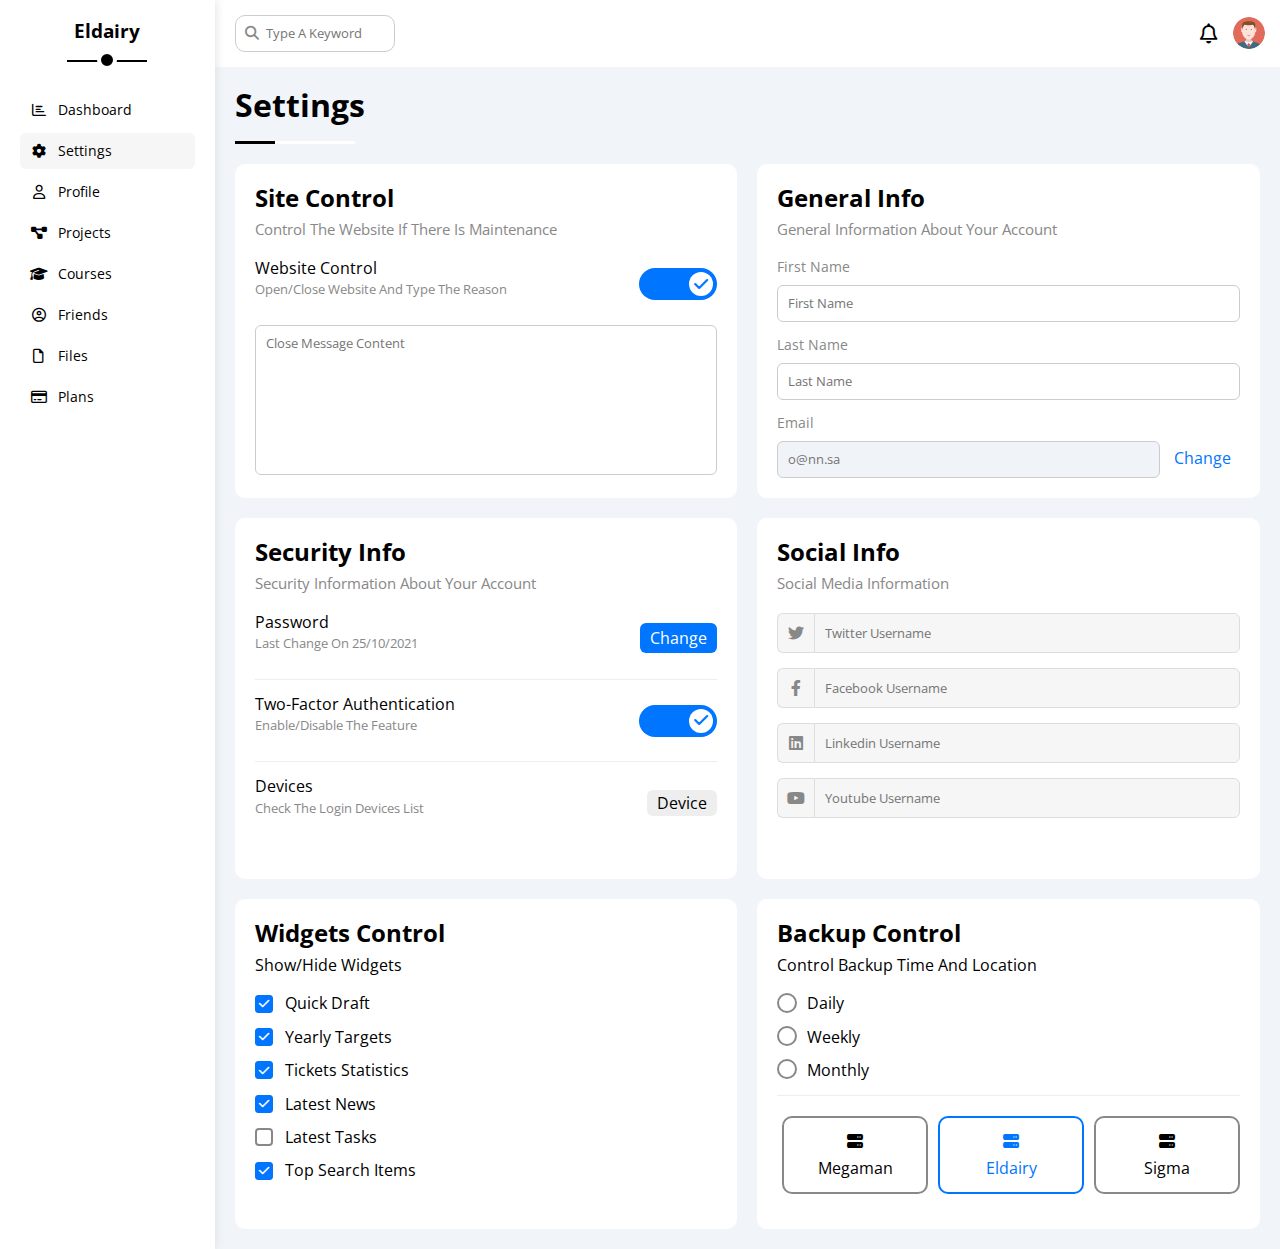
<file: settings.html>
<!DOCTYPE html>
<html lang="en">
<head>
    <meta charset="UTF-8">
    <meta http-equiv="X-UA-Compatible" content="IE=edge">
    <meta name="viewport" content="width=device-width, initial-scale=1.0">
    <title>Settings</title>
    <link rel="stylesheet" href="css/all.min.css">
    <link rel="stylesheet" href="css/framawork.css">
    <link rel="stylesheet" href="css/master.css">
    <link rel="stylesheet" href="css/normalize.css">
    <link rel="preconnect" href="https://fonts.googleapis.com" />
    <link rel="preconnect" href="https://fonts.gstatic.com" crossorigin />
    <link href="https://fonts.googleapis.com/css2?family=Open+Sans:wght@300;500&#038;display=swap" rel="stylesheet" />
  </head>
</head>
<body>
    <div class="page d-flex">
        <div class="sidebar p-relative bg-white p-20">
            <h3 class="p-relative mt-0 txt-c">Eldairy</h3>
            <ul>
                <li>
                  <a class="d-flex align-center fs-14 c-black rad-6 p-10" href="index.html">
                    <i class="fa-regular fa-chart-bar fa-fw"></i>
                    <span>Dashboard</span>
                  </a>
                </li>
                <li>
                  <a class="active d-flex align-center fs-14 c-black rad-6 p-10" href="settings.html">
                    <i class="fa-solid fa-gear fa-fw"></i>
                    <span>Settings</span>
                  </a>
                </li>
                <li>
                  <a class="d-flex align-center fs-14 c-black rad-6 p-10" href="profile.html">
                    <i class="fa-regular fa-user fa-fw"></i>
                    <span>Profile</span>
                  </a>
                </li>
                <li>
                  <a class="d-flex align-center fs-14 c-black rad-6 p-10" href="projects.html">
                    <i class="fa-solid fa-diagram-project fa-fw"></i>
                    <span>Projects</span>
                  </a>
                </li>
                <li>
                  <a class="d-flex align-center fs-14 c-black rad-6 p-10" href="courses.html">
                    <i class="fa-solid fa-graduation-cap fa-fw"></i>
                    <span>Courses</span>
                  </a>
                </li>
                <li>
                  <a class="d-flex align-center fs-14 c-black rad-6 p-10" href="friends.html">
                    <i class="fa-regular fa-circle-user fa-fw"></i>
                    <span>Friends</span>
                  </a>
                </li>
                <li>
                  <a class="d-flex align-center fs-14 c-black rad-6 p-10" href="files.html">
                    <i class="fa-regular fa-file fa-fw"></i>
                    <span>Files</span>
                  </a>
                </li>
                <li>
                  <a class="d-flex align-center fs-14 c-black rad-6 p-10" href="plans.html">
                    <i class="fa-regular fa-credit-card fa-fw"></i>
                    <span>Plans</span>
                  </a>
                </li>
              </ul>
        </div>
        <div class="content w-full">
            <div class="head between-flex bg-white p-15">
                <div class="search p-relative">
                    <input type="search" placeholder="Type A Keyword">
                </div>
                <div class="icons d-flex align-center">
                    <span class="notification p-relative">
                        <i class="fa-regular fa-bell fa-lg"></i>
                    </span>
                    <img class="avatar" src="imgs/avatar.png" alt="">
                </div>
            </div>
            <h1 class="p-relative">Settings</h1>
           <div class="settings-page d-grid m-20 gap-20">
             
               <!-- start site control -->
               <div class="p-20 rad-10 bg-white">
                   <h2 class="mt-0 mb-10">Site Control</h2>
                   <p class="mt-0 mb-20 c-grey fs-15">Control The Website If There Is Maintenance</p>
                   <div class="between-flex mb-15">
                       <div>
                           <span>Website Control</span>
                           <p class="fs-13 c-grey mt-5 mb-0">Open/Close Website And Type The Reason</p>
                       </div>
                       <div>
                        <label>
                            <input class="toggle-checkbox" type="checkbox" checked>
                            <div class="toggle-switch"></div>
                        </label>
                    </div>
                   </div>
                   <textarea class="close-message d-block p-10 b-none rad-6 w-full" placeholder="Close Message Content"></textarea>
               </div>
               <!-- end site control -->
               <!-- start general info widget -->
               <div class="bg-white rad-10 p-20">
                <h2 class="mt-0 mb-10">General Info</h2>
                <p class="mt-0 mb-20 fs-15 c-grey">General Information About Your Account</p>
                <div class="mb-15">
                    <label class="fs-14 c-grey mb-10 d-block" for="first">First Name</label>
                    <input type="text" class="p-10 b-none w-full rad-6 fs-13 border-ccc d-block" placeholder="First Name" id="first">
                </div>
                <div class="mb-15">
                    <label class="fs-14 c-grey mb-10 d-block" for="last">Last Name</label>
                    <input type="text" class="p-10 b-none w-full rad-6 fs-13 border-ccc d-block" placeholder="Last Name" id="last">
                </div>
                <div>
                    <label class="fs-14 c-grey mb-10 d-block" for="email">Email</label>
                    <input type="email" class=" email p-10 b-none  rad-6 fs-13 border-ccc mr-10" placeholder="o@nn.sa" id="email" disabled>
                    <a class="c-blue" href="#">Change</a>
                </div>
            </div>
             <!-- end general info widget -->
               <!-- start security widget  -->
               <div class="bg-white rad-10 p-20">
                   <h2 class="mt-0 mb-10">Security Info</h2>
                   <p class="mt-0 mb-20 fs-15 c-grey">Security Information About Your Account</p>
                   <div class="sec-box between-flex mb-15">
                       <div>
                           <span>Password</span>
                           <p class="mb-0 mt-5 fs-13 c-grey">Last Change On 25/10/2021</p>
                       </div>
                       <div>
                          <a class="button btn-shape bg-blue c-white " href="#">Change</a>
                       </div>
                   </div>
                   <div class="sec-box between-flex mb-15">
                       <div>
                           <span>Two-Factor Authentication</span>
                           <p class="mt-5 mb-0 fs-13 c-grey">Enable/Disable The Feature</p>
                       </div>
                       <div>
                           <label>
                               <input type="checkbox" class="toggle-checkbox" checked>
                               <div class="toggle-switch"></div>
                           </label>
                       </div>
                   </div>
                   <div class="sec-box between-flex mb-15">
                       <div>
                           <span>Devices</span>
                           <p class="mt-5 mb-0 fs-13 c-grey">Check The Login Devices List</p>
                       </div>
                       <a class="btn-shape bg-eee c-black" href="#">Device</a>
                   </div>
               </div>
               <!-- end security widget  -->
               <!-- start social boxes -->
               <div class=" social-boxes bg-white rad-10 p-20">
                <h2 class="mt-0 mb-10">Social Info</h2>
                <p class="mt-0 mb-20 fs-15 c-grey">Social Media Information</p>
                <div class="mb-15 d-flex align-center">
                  <i class="fa-brands fa-twitter center-flex c-grey"></i>
                  <input class="w-full" type="text" placeholder="Twitter Username">
                </div>
                <div class="d-flex align-center mb-15">
                  <i class="fa-brands fa-facebook-f center-flex c-grey"></i>
                  <input class="w-full" type="text" placeholder="Facebook Username">
                </div>
                <div class="d-flex align-center mb-15">
              <i class="fa-brands fa-linkedin center-flex c-grey"></i>
              <input class="w-full" type="text" placeholder="Linkedin Username">
            </div>
            <div class="d-flex align-center">
              <i class="fa-brands fa-youtube center-flex c-grey"></i>
              <input class="w-full" type="text" placeholder="Youtube Username">
            </div>
            </div>
               <!-- end social boxes -->
               <!-- start widgets control -->
               <div class="widgets-control bg-white p-20 rad-10">
                 <h2 class="mt-0 mb-10">Widgets Control</h2>
                 <P class="mt-0 mb-20">Show/Hide Widgets</P>
                 <div class="control d-flex align-center mb-15">
                   <input type="checkbox" id="one" checked>
                   <label for="one">Quick Draft</label>
                 </div>
                 <div class="control d-flex align-center mb-15">
              <input type="checkbox" id="two" checked="">
              <label for="two">Yearly Targets</label>
            </div>
            <div class="control d-flex align-center mb-15">
              <input type="checkbox" id="three" checked="">
              <label for="three">Tickets Statistics</label>
            </div>
            <div class="control d-flex align-center mb-15">
              <input type="checkbox" id="four" checked="">
              <label for="four">Latest News</label>
            </div>
            <div class="control d-flex align-center mb-15">
              <input type="checkbox" id="five">
              <label for="five">Latest Tasks</label>
            </div>
            <div class="control d-flex align-center mb-15">
              <input type="checkbox" id="six" checked="">
              <label for="six">Top Search Items</label>
            </div>
               </div>
               <!-- end widgets control -->
               <!-- start backup control -->
               <div class="backup-control bg-white p-20 rad-10">
                 <h2 class="mt-0 mb-10">Backup Control</h2>
                 <p class="mt-0 mb-20">Control Backup Time And Location</p>
                 <div class="date d-flex align-center mb-15">
                   <input type="radio" name="time" id="daily">
                   <label for="daily">Daily</label>
                 </div>
                 <div class="date d-flex align-center mb-15">
                   <input type="radio" name="time" id="weekly">
                   <label for="weekly">Weekly</label>
                 </div>
                 <div class="date d-flex align-center mb-15">
                   <input type="radio" name="time" id="monthly">
                   <label for="monthly">Monthly</label>
                 </div>
                 <!-- start servers -->
                 <div class="servers d-flex align-center txt-c">
                   <input type="radio" id="server-one" name="server">
                   <div class="server mb-15 rad-10 w-full ">
                     <label class="d-block m-15" for="server-one">
                      <i class="fa-solid fa-server d-block mb-10"></i>
                      Megaman
                     </label>
                   </div>
                   <input type="radio" id="server-two" name="server" checked>
                   <div class="server mb-15 rad-10 w-full ">
                     <label class="d-block m-15" for="server-two">
                      <i class="fa-solid fa-server d-block mb-10"></i>
                      Eldairy
                     </label>
                   </div>
                   <input type="radio" id="server-three" name="server">
                   <div class="server mb-15 rad-10 w-full ">
                     <label class="d-block m-15" for="server-three">
                      <i class="fa-solid fa-server d-block mb-10"></i>
                      Sigma
                     </label>
                   </div>
                 </div>
                 <!-- end servers -->
               </div>
               <!-- end backup control -->
           </div>
        </div>
    </div>
</body>
</html>
</file>
<file: css/framawork.css>
:root {
    --blue-color: #0075ff;
    --blue-alt-color: #0d69d5;
    --orange-color: #f59e0b;
    --green-color: #22c55e;
    --red-color: #f44336;
    --grey-color: #888;
  }
/* start box */
.d-grid{
    display: grid;
}
.d-flex{
    display: flex;
}
.gap-20{
    gap: 20px;
}
.align-center{
    align-items: center;
}
.space-between{
    justify-content: space-between;
}
.d-block{
    display: block;
}
@media(max-width: 767px){
    .block-mobile{
        display: block;
    }
}
.f-wrap{
    flex-wrap: wrap;
}
/* end box */
/* start margin + padding */
.m-0{
    margin: 0;
}
.m-15{
    margin: 15px;
}
.m-20{
    margin: 20px;
}
.mt-0{
    margin-top: 0;
}
.mt-5{
    margin-top: 5px;
}
.mt-10{
    margin-top: 10px;
}
.mt-15{
    margin-top: 15px;
}
.mt-20{
    margin-top: 20px;
}
.mt-25{
    margin-top: 25px;
}
.mr-10{
    margin-right: 10px;
}
.mr-15{
    margin-right: 15px;
}
.mb-5{
    margin-bottom: 5px;
}
.mb-10{
    margin-bottom: 10px;
}
.mb-15{
    margin-bottom: 15px;
}
.mb-20{
    margin-bottom: 20px;
}
.p-10{
    padding: 10px;
}
.p-15{
    padding: 15px;
}
.p-20{
    padding: 20px;
}
.pt-10{
    padding-top: 10px;
}
.pt-15{
    padding-top: 15px;
}
.pt-20{
    padding-top: 20px;
}
.pb-10{
    padding-bottom: 10px;
}
.pb-20{
    padding-bottom: 20px;
}
.pb-15{
    padding-bottom: 15px;
}
.pl-15{
    padding-left: 15px;
}
/* end margin + padding */
/* start position */
.p-relative{
    position: relative;
}
.p-absolute{
    position: absolute;
}
/* end position */
/* start fonts */
.txt-c{
    text-align: center;
}
@media(max-width: 767px){
    .txt-c-mobile{
        text-align: center;
    }
}
.fs-13{
    font-size: 13px;
}
.fs-14{
    font-size: 14px;
}
.fs-15{
    font-size: 15px;
}
.fs-25{
    font-size: 25px;
}
.fw-bold{
    font-weight: bold;
}
/* end fonts */
/* start width + height */
.w-full{
    width: 100%;
}
.w-fit{
    width: fit-content;
}
.h-full{
    height: 100%;
}
.w-100{
    width: 100px;
}
.h-100{
    height: 100px;
}

/* end width + height */
/* start color */
.bg-white{
    background-color: white;
}
.bg-eee{
    background-color: #eee;
}
.bg-blue{
    background-color: var(--blue-color);
}
.bg-orange{
    background-color: var(--orange-color);
}
.bg-green{
    background-color: var(--green-color);
}
.bg-red{
    background-color: var(--red-color);
}
.c-white{
    color: white;
}
.c-blue{
    color: var(--blue-color);
}
.c-black{
    color: black;
}
.c-grey{
    color: var(--grey-color);
}
.c-orange{
    color: var(--orange-color);
}
.c-green{
    color: var(--green-color);
}
.c-red{
    color: var(--red-color);
}
/* end color */
/* start border */
.b-none{
    border: none;
}
.rad-6{
    border-radius: 6px;
}
.rad-10{
    border-radius: 10px;
}
.rad-half{
    border-radius: 50%;
}
.border-ccc{
    border: 1px solid #ccc;
}
.border-eee{
    border: 1px solid #eee;
}
/* end border */
/* start btn-shape */
.btn-shape{
    padding: 4px 10px;
    border-radius: 6px;
}
/* end btn-shape */
@media(max-width: 767px){
    .hide-mobile{
        display: none;
    }
}
/* start componants */
.center-flex{
    display: flex;
    justify-content: center;
    align-items: center;
}
.between-flex{
    display: flex;
    align-items: center;
    justify-content: space-between;
}
/* end componants */
</file>
<file: css/master.css>
/* start variables */
:root {
    --blue-color: #0075ff;
    --blue-alt-color: #0d69d5;
    --orange-color: #f59e0b;
    --green-color: #22c55e;
    --red-color: #f44336;
    --grey-color: #888;
  }
/* end variables */
/* start global rules */
*{
    box-sizing: border-box;
}
html{
    scroll-behavior: smooth;
}
body{
    font-family: "Open Sans", sans-serif;
    margin: 0;
}
ul{
    list-style: none;
    padding: 0;
}
a{
    text-decoration: none;
}
*:focus{
    outline: none;
}
::-webkit-scrollbar{
    width: 15px;
}
::-webkit-scrollbar-track{
    background-color: white;
}
::-webkit-scrollbar-thumb{
    background-color: var(--blue-color);
}
::-webkit-scrollbar-thumb:hover{
    background-color: var(--blue-alt-color);
}
/* end global rules */
/* start page */
.page{
    background-color: #f1f5f9;
    min-height: 100vh;
}
/* end page */
/* start sidebar */
.sidebar{
    width: 250px;
    box-shadow: 0 0 10px #ddd;
}
.sidebar > h3{
    margin-bottom: 50px;
}
@media(min-width: 768px){
    .sidebar > h3::before{
       content:"";
       position: absolute;
       bottom: -20px;
       width: 80px;
       left: 50%;
       transform: translateX(-50%);
       height: 2px;
       background-color: black;
    }
    .sidebar > h3::after{
        content:"";
        position: absolute;
        bottom: -28px;
        height: 12px;
        width: 12px;
        border-radius: 50%;
        background-color: black;
        left: 50%;
        transform: translateX(-50%);
        border: 4px solid white;
    }
}
.sidebar ul li a{
    margin-bottom: 5px;
    transition: 0.3s;
}
.sidebar ul li a.active,
.sidebar ul li a:hover{
    background-color: #f6f6f6;
}
.sidebar ul li a span{
    margin-left: 10px;
    font-size: 14px;
}
@media(max-width: 767px){
    .sidebar{
        padding: 10px;
        width: 58px;
    }
    .sidebar > h3{
        margin-bottom: 15px;
        font-size: 13px;
    }
    .sidebar ul li a span{
        display: none;
    }
}
/* end sidebar */
/* start content head */
.content .head .search input{
    padding: 10px;
    border: 1px solid #ccc;
    padding-left: 30px;
    margin-left: 5px;
    width: 160px;
    border-radius: 10px;
    font-size: 13px;
}
.content .head .search::before{
    content:"\f002";
    font-family: "font awesome 6 free";
    font-weight: 900;
    position: absolute;
    left: 15px;
    top: 50%;
    transform: translateY(-50%);
    font-size: 14px;
    color: var(--grey-color);
}
.content .head .search input:focus{
    transition: 0.3s;
    width: 200px;
}
.content .head .search input:focus::placeholder{
    color: transparent;
    transition: 0.3s;
}
.content .head .icons .avatar{
    width: 32px;
    height: 32px;
    border-radius: 50%;
    margin-left: 15px;
}
/* end content head */
.content h1{
    margin: 20px 20px 40px;
}
.content h1::before{
    content:"";
    position: absolute;
    bottom: -20px;
    left: 0;
    width: 120px;
    height: 3px;
    background-color: white;
}
.content h1::after{
    content:"";
    position: absolute;
    left: 0;
    bottom: -20px;
    height: 3px;
    width: 40px;
    background-color: black;
}
/* start wrapp */
.page .content .wrapper{
    grid-template-columns: repeat(auto-fill,minmax(450px,1fr));
    margin-left: 20px;
    margin-right: 20px;
}
@media(max-width: 767px){
    .page .content .wrapper{
        grid-template-columns: minmax(200px,1fr);
        gap: 10px;
        margin-right: 10px;
        margin-left: 10px;
    }
}
/* end wrapp */
/* start welcome widget */
.wrapper .welcome{
    overflow: hidden;
}
.wrapper .welcome .intro img{
    width: 200px;
    margin-bottom: -10px;
}
.wrapper .welcome .body{
    border-top: 1px solid #eee;
    border-bottom: 1px solid #eee;
}
.wrapper .welcome .body > div{
    flex: 1;
}
@media(max-width: 767px){
    .wrapper .welcome .body > div:not(:last-child){
        margin-bottom: 20px;
    }
}
.wrapper .welcome .visit{
    margin: 0 15px 15px auto;
    transition: 0.3s;
}
.wrapper .welcome .visit:hover{
    background-color: var(--blue-alt-color);
}
/* end welcome widget */
/* start quick-draft widget */
.wrapper .quick-draft form textarea{
        resize: none;
        min-height: 200px;
    }
.wrapper .quick-draft form input[type="submit"]{
    margin: 0 15px 15px auto;
}
/* end quick-draft widget */
/* start yearly targets widget */
.targets .icon{
    height: 80px;
    width: 80px;
    margin-right: 15px;
}
.targets .details{
    flex: 1;
}
.targets .details .progress{
    height: 4px;
}
.targets .details .progress > span{
    position: absolute;
    left: 0;
    top: 0;
    display: block;
    height: 100%;
}
.targets .details .progress > span span{
    position: absolute;
    bottom: 16px;
    right: -16px;
    padding: 2px 5px;
    border-radius: 6px;
    font-size: 12px;
    color: white;
}
.targets .details .progress > span span::after{
    content:"";
    position: absolute;
    bottom: -10px;
    left: 50%;
    transform: translateX(-50%);
    border-color : transparent;
    border-width: 5px;
    border-style: solid;
}
.targets .details .progress > .blue span::after{
    border-top-color: var(--blue-color);
}
.targets .details .progress > .orange span::after{
    border-top-color: var(--orange-color);
}
.targets .details .progress > .green span::after{
    border-top-color: var(--green-color);
}
.blue .icon,
.blue .progress{
    background-color: rgb(0 117 255 / 20%);
}
.orange .icon,
.orange .progress{
    background-color: rgb(245 158 11 / 20%);
}
.green .icon,
.green .progress{
    background-color: rgb(34 197 94 / 20%);
}
/* end yearly targets widget */
/* start tickets widget */
.tickets .box{
    border: 1px solid #ccc;
    width: calc(50% - 10px)
}
@media(max-width: 767px){
    .tickets .box{
        width: 100%;
    }
}
/* end tickets widget */
/* start latest news widget */
.latest-news .news-row:not(:last-of-type){
    margin-bottom: 20px;
    padding-bottom: 20px;
    border-bottom: 1px solid #eee;
}
.latest-news .news-row img{
    width: 100px;
    border-radius: 6px;
    margin-right: 15px;
}
.latest-news .news-row .info {
    flex-grow: 1;
}
.latest-news .news-row .info h3{
    margin: 0 0 6px;
    font-size: 16px;
}
@media(max-width: 767px){
    .latest-news .news-row{
        display: block;
    }
    .latest-news .news-row img{
        margin: 10px auto;
    }
    .latest-news .news-row .label{
        margin: 10px auto;
        width: fit-content;
    }
}
/* end latest news widget */
/* start latest tasks */
.latest-tasks .tasks-row:not(:last-of-type){
    margin-bottom: 15px;
    padding-bottom: 15px;
    border-bottom: 1px solid #eee;
}
.latest-tasks .tasks-row .info{
    flex-grow: 1;
}
.latest-tasks .done{
    opacity: 0.3;
}
.latest-tasks .done h3,
.latest-tasks .done p{
    text-decoration: line-through;
}
.latest-tasks .delete{
    cursor: pointer;
    transition: 0.3s;
}
.latest-tasks .delete:hover{
    color: var(--red-color);
}
/* end latest tasks */
/* start latest uploads */
.latest-uploads li:not(:last-child){
    border-bottom: 1px solid #eee;
}
.latest-uploads li img{
    width: 40px;
    height: 40px;
}
/* end latest uploads */
/* start last project progress widget */
.last-project ul::before{
    content:"";
    position: absolute;
    left: 11px;
    width: 2px;
    background-color: var(--blue-color);
    height: 100%;
}
.last-project ul li::before{
    content:"";
    width: 20px;
    height: 20px;
    background-color: white;
    border: 2px solid white;
    outline: 2px solid var(--blue-color);
    display: block;
    margin-right: 15px;
    border-radius: 50%;
    z-index: 1;
}
.last-project ul li.done::before{
    background-color: var(--blue-color);
}
.last-project ul li.current::before{
    animation: change-color 0.8s infinite alternate;
}
.last-project .lunch-icon{
    position: absolute;
    bottom: 0;
    right: 0;
    opacity: 0.1;
    width: 160px;
}
/* end last project progress widget */
/* start reminders widget */
/* end reminders widget */
.reminders ul li .key{
    width: 15px;
    height: 15px;
}
.reminders ul li > .blue{
    border-left: 2px solid var(--blue-color);
}
.reminders ul li > .green{
    border-left: 2px solid var(--green-color);
}
.reminders ul li > .orange{
    border-left: 2px solid var(--orange-color);
}
.reminders ul li > .red{
    border-left: 2px solid var(--red-color);
}
/* start latest post */
.latest-post .avatar{
    width: 48px;
    height: 48px;
}
.latest-post .post-content{
    text-transform: capitalize;
    line-height: 1.8;
    min-height: 140px;
    border-top: 1px solid #eee;
    border-bottom: 1px solid #eee;
}
.latest-post .post-stats .fa-heart:hover{
    color: var(--red-color);
}
.latest-post .post-stats .fa-comments:hover{
    color: var(--blue-color);
}
/* end latest post */
/* start social media widget */
.social-media .box{
    padding-left: 70px;
}
.social-media .box i:hover{
    transform: rotate(5deg);
}
.social-media .box i{
    position: absolute;
    left: 0;
    top: 0;
    transition: 0.3s;
    width: 52px;
}
.social-media .twitter{
    background-color: rgb(29 161 242 / 20%);
    color: #1da1f2;
}

.social-media .twitter i,
.social-media .twitter a{
    background-color: #1da1f2;
}
.social-media .facebook{
    background-color: rgb(24 119 242 / 20%);
    color: #1da1f2;
}
.social-media .facebook i,
.social-media .facebook a{
    background-color: #1877f2;
}
.social-media .youtube{
    background-color: rgb(255 0 0 / 20%);
    color: #ff0000;
}
.social-media .youtube i,
.social-media .youtube a{
    background-color: #ff0000;;
}
.social-media .linkedin{
    background-color: rgb(0 119 181 / 20%);
    color: #0077b5;
}
.social-media .linkedin i,
.social-media .linkedin a{
    background-color: #0077b5;
}
/* end social media widget */
/* start projects table */
.projects .responsive-table {
    overflow-x: auto;
}
.projects table{
    min-width: 1000px;
    border-spacing: 0;
}
.projects table thead td{
    background-color: #eee;
    font-weight: bold;
}
.projects table td{
    padding: 15px;
}
.projects table tbody td{
    border-bottom: 1px solid #eee;
    border-left: 1px solid #eee;
}
.projects table tbody td:not(:last-of-type){
    border-right: 1px solid #eee;
}
.projects table tbody td:last-of-type{
    border-right: 1px solid #eee;
}
.projects table tbody tr:hover td{
    background-color: #faf6f7;
}
.projects table img{
    width: 32px;
    height: 32px;
    padding: 2px;
    border-radius: 50%;
    background-color: white;
}
.projects table img:not(:first-child){
    margin-left: -20px;
}
/* end projects table */
/* start settings page  */
.settings-page{
    grid-template-columns: repeat(auto-fill,minmax(500px,1fr))
}
@media(max-width: 767px){
    .settings-page{
        grid-template-columns: minmax(100px,1fr);
        gap: 10px;
        margin-left: 10px;
        margin-right: 10px;
    }
}
.settings-page .close-message {
    min-height: 150px;
    border: 1px solid #ccc;
    resize: none;
    font-size: 13px;
}
/* start security widget */
.settings-page .sec-box{
    padding-bottom: 15px;
}
.settings-page .sec-box:not(:last-of-type){
    border-bottom: 1px solid #eee;
}
/* end security widget */
/* start general info widget */
.settings-page .email{
    display: inline-flex;
    width: calc(100% - 80px);
}
.settings-page :disabled{
    cursor: no-drop;
    background-color: #f0f4f8;
    color: #bbb;
}
/* end general info widget */
/* start social media widget */
.settings-page .social-boxes i{
    width: 40px;
    height: 40px;
    background-color: #f6f6f6;
    border: 1px solid #ddd;
    border-right: none;
    border-radius: 6px 0 0 6px;
    transition: 0.3s;
}
.settings-page .social-boxes input{
    height: 40px;
    background-color: #f6f6f6;
    border: 1px solid #ddd;
    padding-left: 10px;
    font-size: 13px;
    border-radius: 0 6px 6px 0;
}
.settings-page .social-boxes > div:focus-within i{
   color: black;
}
/* end social media widget */
/* start control widgets */
.widgets-control input[type="checkbox"]{
    -webkit-appearance: none;
    appearance: none;
}
.widgets-control label{
    position: relative;
    padding-left: 30px;
    cursor: pointer;
}
.widgets-control label::before{
    content:"";
    position: absolute;
    left: 0;
    top: 50%;
    width: 14px;
    height: 14px;
    border: 2px solid var(--grey-color);
    margin-top: -9px;
    border-radius: 4px;
}
.widgets-control label::after{
    content:"\f00c";
    font-family: "Font Awesome 6 Free";
    font-weight: 900;
    position: absolute;
    left: 0;
    top: 50%;
    width: 18px;
    height: 18px;
    border-radius: 4px;
    background-color: var(--blue-color);
    color: white;
    margin-top: -9px;
    display: flex;
    align-items: center;
    justify-content: center;
    font-size: 12px;
    transform: scale(0) rotate(360deg);
    transition: 0.3s;
}
.widgets-control input[type="checkbox"]:hover + label::before{
    border-color: var(--blue-color);
}
.widgets-control input[type="checkbox"]:checked + label::after{
    transform: scale(1) rotate(0);
}
/* end control widgets */
/* start backup control widget */
.backup-control input[type="radio"]{
    -webkit-appearance: none;
    appearance: none;
}
.backup-control .date label{
    position: relative;
    cursor: pointer;
    padding-left: 30px;
}
.backup-control .date label::before{
    content:"";
    position: absolute;
    left: 0;
    width: 16px;
    height: 16px;
    top: 50%;
    margin-top: -11px;
    border-radius: 50%;
    border: 2px solid var(--grey-color);
}
.backup-control .date label::after{
    content:"";
    position: absolute;
    left: 2px;
    width: 12px;
    height: 12px;
    border: 2px solid white;
    background-color: var(--blue-color);
    border-radius: 50%;
    top: 50%;
    margin-top: -9px;
    transition: 0.3s;
    transform: scale(0);
}
.backup-control .date input[type="radio"]:checked + label::before{
    border-color: var(--blue-color);
}
.backup-control .date input[type="radio"]:checked + label::after{
    transform: scale(1);
}
/* start servers */
.backup-control .servers {
    padding-top: 20px;
    border-top: 1px solid #eee;
    gap: 5px;
}
@media(max-width: 767px){
    .backup-control .servers{
        flex-wrap: wrap;
    }
}
.backup-control .servers .server {
    border: 2px solid var(--grey-color);
}
.backup-control .servers .server label{
    cursor: pointer;
}
.backup-control .servers input[type="radio"]:checked + .server{
    border-color: var(--blue-color);
    color: var(--blue-color);
} 
/* end servers */
/* end backup control widget */
/* end settings page  */
/* start profile-page */
@media(max-width: 767px){
    .profile-page .overview{
        flex-direction: column;
    }
}
.profile-page .avatar-box{
    padding: 20px;
    text-align: center;
    width: 300px;
}
@media(min-width: 768px){
    .profile-page .avatar-box{
        border-right: 1px solid #eee;
    }
}
.profile-page .avatar-box > img{
    width: 120px;
    height: 120px;
}
.profile-page .avatar-box .level{
    height: 6px;
    margin: auto;
    width: 70%;
    overflow: hidden;
}
.profile-page .avatar-box .level span{
    position: absolute;
    left: 0;
    top: 0;
    background-color: var(--blue-color);
    height: 100%;
    border-radius: 6px;
}
.profile-page .info-box .box{
    flex-wrap: wrap;
    transition: 0.3s;
}
.profile-page .info-box .box:not(:last-of-type){
        border-bottom: 1px solid #eee;
    }
.profile-page .info-box .box:hover{
    background-color: #f9f9f9;
}
.profile-page .info-box .box h4{
    font-weight: normal;
}
.profile-page .info-box .box > div{
    min-width: 250px;
    padding: 10px 0 0;
}
.profile-page .info-box .box > div .toggle-switch{
    height: 17px;
}
.profile-page .info-box .box > div .toggle-switch::before{
    width: 13px;
    height: 13px;
    top: 2px;
    font-size: 10px;
}
.profile-page .info-box .box > div .toggle-checkbox:checked + .toggle-switch::before{
    left: 62px;
}
@media(max-width: 767px){
    .profile-page .info-box .box > div .toggle-switch {
        margin: auto;
    }
}

/* start other-data */
@media(max-width: 767px){
    .other-data{
        flex-direction: column;
    }
}
.other-data .skills-card{
    flex-grow: 1;
}
.other-data .skills-card ul li{
    padding: 15px 0;
}
.other-data .skills-card ul li:not(:last-child){
    border-bottom: 1px solid #eee;
}
.other-data .skills-card ul li span{
    display: inline-flex;
    padding: 4px 10px;
    background-color: #eee;
    border-radius: 6px;
    font-size: 14px;
    transition: 0.3s;
}
.other-data .skills-card ul li span:hover{
    background-color: var(--blue-color);
    color: white;
}
.other-data .skills-card ul li span:not(:last-child){
    margin-right: 5px;
}
.other-data .activites{
    flex-grow: 2;
}
@media(max-width: 767px){
    .other-data .activites .activity{
        flex-direction: column;
    }
}
.other-data .activites .activity:not(:last-child){
    border-bottom: 1px solid #eee;
    padding-bottom: 20px;
    margin-bottom: 20px;
}
.other-data .activites .activity img{
    width: 64px;
    height: 64px;
    border-radius: 50%;
    margin-right: 10px;
}
@media(min-width: 768px){
    .other-data .activites .activity .date{
        margin-left: auto;
        text-align: right:
    }
}
@media(max-width: 767px){
    .other-data .activites .activity img{
        margin-right: 0;
        margin-top: 10px;
    }
    .other-data .activites .activity .date{
        margin-top: 15px;
    }
}
/* end other-data */
/* end profile-page */
/* start projects */
.projects-page {
    grid-template-columns: repeat(auto-fill,minmax(450px,1fr));
}
@media(max-width: 767px){
    .projects-page{
        grid-template-columns: minmax(100px,1fr);
        margin: 10px;
    }
}
.projects-page  .project .date {
    position: absolute;
    top: 10px;
    right: 10px;
}
.projects-page .project > h4{
    font-weight: normal;
}
.projects-page .project .team{
    min-height: 80px;
}
.projects-page .project .team img{
    width: 40px;
    height: 40px;
    border-radius: 50%;
    transition: 0.3s;
    border: 1px solid white;
}
.projects-page  .project .team a {
    position: absolute;
    left: 0;
    bottom: 0;
}
.projects-page .project .team a:nth-child(2){
    left: 25px;
}
.projects-page  .project .team a:nth-child(3){
    left: 50px;
}
.projects-page  .project .team a:nth-child(4){
    left: 75px;
}
.projects-page .project .team a:nth-child(5){
    left: 100px;
}
.projects-page  .project .team a:hover{
    z-index: 1000;
}
.projects-page  .project .do{
    justify-content: flex-end;
    padding: 15px 0;
    margin: 15px 0;
    border-top: 1px solid #eee;
    border-bottom: 1px solid #eee;
}
.projects-page .project .do span{
    padding: 3px 8px;
    margin-right: 5px;
    width: fit-content;
}
@media(max-width: 767px){
    .projects-page  .project .do {
        flex-direction: column;
    }
    .projects-page  .project .do span{
        margin-top: 15px;
    }
}
.projects-page  .project .info{
    margin-top: 15px;
    padding-top: 15px;
}
@media(max-width: 767px){
    .projects-page  .project .info{
        flex-direction: column;
    }
    .projects-page .project .info .prog{
        margin-bottom: 15px;
    }
}
.projects-page  .project .info .prog{
    height: 8px;
    border-radius: 6px;
    width: 260px;
    position: relative;
    overflow: hidden;
}
.projects-page .project .info .prog span{
    height: 100%;
    display: block;
    position: absolute;
    left: 0;
    top: 0;
}
/* end projects */
/* start courses */
.courses-page{
    grid-template-columns: repeat(auto-fill,minmax(300px,1fr));
}
@media(max-width: 767px){
    .courses-page{
        grid-template-columns:minmax(200px,1fr);
        gap: 10px;
        margin-right: 10px;
        margin-left: 10px;
    }
}
.courses-page .course{
    overflow: hidden;
}
.courses-page .cover{
    max-width: 100%;
}
.courses-page .instructor {
    position: absolute;
    top: 10px;
    left: 10px;
    width: 40px;
    height: 40px;
    border-radius: 50%;
    padding: 2px;
    background-color:  white;
}
.courses-page .info{
    font-size: 13px;
    border-top: 1px solid #eee;
}
.courses-page .info .title{
    position: absolute;
    left: 50%;
    transform: translateX(-50%);
    top: -13px;
    font-size: 13px;
}
/* start friends page */
.friends-page{
    grid-template-columns: repeat(auto-fill,minmax(300px,1fr));
}
@media(max-width: 767px){
    .friends-page{
        grid-template-columns:minmax(200px,1fr);
        gap: 10px;
        margin-left: 10px;
        margin-right: 10px;
    }
}
.friends-page .contact {
    position: absolute;
    top: 10px;
    left: 10px;
}
.friends-page .contact i{
    background-color: #eee;
    font-size: 13px;
    padding: 10px;
    border-radius: 50%;
    color: #666;
    cursor: pointer;
    transition: 0.3s;
}
.friends-page .contact i:hover{
    color: white;
    background-color: var(--blue-color);
}
.friends-page .friend .icons{
    margin-top: 15px;
    margin-bottom: 15px;
    padding-top: 15px;
    padding-bottom: 15px;
    border-top: 1px solid #eee;
    border-bottom: 1px solid #eee;
}
/* end friends page */
/* end courses */
/* start files-page */
.files-page {
    flex-direction: row-reverse;
    align-items: flex-start;
}
@media(max-width: 767px){
    .files-page{
        flex-direction: column;
        align-items: normal;
        gap: 10px;
        margin-right: 10px;
        margin-left: 10px;
    }
}
.files-page .files-stats {
    min-width: 260px;
}
.files-page .files-stats .icon{
    width: 40px;
    height: 40px;
    margin-right: 10px;
}
.files-page .files-stats .size{
    margin-left: auto;
}
.files-page .files-stats .blue{
    background-color: rgb(0 117 255 / 20%);
}
.files-page .files-stats .green{
    background-color: rgb(34 197 94 / 20%);
}
.files-page .files-stats .red{
    background-color: rgb(244 67 54 / 20%);
}
.files-page .files-stats .orange{
    background-color: rgb(245 158 11 / 20%);
}
.files-page .files-stats .upload{
    padding: 10px 15px;
    margin: 15px auto 0;
    transition: 0.3s;
}
.files-page .files-stats .upload:hover{
    background-color: var(--blue-alt-color);
}
.files-page .files-stats .upload:hover i{
    animation: go-up 0.8s infinite;
}
/* end files-page */
/* start files-cards */
.files-content {
    flex: 1;
    grid-template-columns: repeat(auto-fill,minmax(200px,1fr));
}
.files-content .file img{
    width: 64px;
    height: 64px;
    transition: 0.3s;
}
.files-content .file:hover img{
    transform: rotate(5deg);
}
.files-content .file:hover .fa-download{
    animation: go-down 0.8s infinite;
}
.files-content .file .info{
    border-top: 1px solid #eee;
}
/* end files-cards */
/* Start Plans-page */
.plans-page {
    grid-template-columns: repeat(auto-fill,minmax(450px,1fr));
}
@media(max-width: 767px){
    .plans-page {
        grid-template-columns: minmax(250px,1fr);
        gap: 10px;
        margin-right: 10px;
        margin-left: 10px;
    }
}
.plans-page .plan .top{
    border: 3px solid white;
    outline: 3px solid transparent;
}
.plans-page .plan.green .top{
    outline-color: var(--green-color);
}
.plans-page .plan.blue .top{
    outline-color: var(--blue-color);
}
.plans-page .plan.orange .top{
    outline-color: var(--orange-color);
}
.plans-page .plan .top .price{
    position: relative;
    font-size: 40px;
    width: fit-content;
    margin: auto;
}
.plans-page .plan .top .price span{
    position: absolute;
    left: -20px;
    top: 0;
    font-size: 25px;
}
.plans-page .plan ul li .yes {
    color: var(--green-color);
}
.plans-page .plan ul li .help {
    color: var(--grey-color);
    margin-left: auto;
    position: relative;
    cursor: pointer;
}
.plans-page .plan ul li i:not(.yes, .help) {
    color: var(--red-color);
}
.plans-page .plan ul li {
    padding: 15px 0;
    display: flex;
    align-items: center;
    font-size: 15px;
    border-bottom: 1px solid #eee;
}
.plans-page .plan ul li i:first-child{
    margin-right: 5px;
    font-size: 18px;
}
/*  End Plans-page */
 .toggle-checkbox{
     -webkit-appearance: none;
     appearance: none;
     display: none;
 }
 .toggle-switch{
     position: relative;
     transition: 0.3s;
     width: 78px;
     height: 32px;
     background-color: #eee;
     border-radius: 16px;
     cursor: pointer;
 }
 .toggle-switch::before{
    content:"\f00d";
    position: absolute;
    font-family: "font awesome 6 free";
    font-weight: 900;
    color: #aaa;
    background-color: white;
    width: 24px;
    height: 24px;
    border-radius: 50%;
    top: 4px;
    left: 4px;
    display: flex;
    align-items: center;
    justify-content: center;
    transition: 0.3s;
 }
 .toggle-checkbox:checked + .toggle-switch{
     background-color: var(--blue-color);

 }
  .toggle-checkbox:checked + .toggle-switch::before{
      content:"\f00c";
      color: var(--blue-color);
      left: 50px;
  }
/* start animations */
@keyframes change-color {
    from{
        background-color: var(--blue-color);
    }
    to{
        background-color: white;
    }
}
@keyframes go-up {
    0%,100%{
        transform: translateY(0);
    }
    50%{
        transform: translateY(-5px);
    }
}
@keyframes go-down{
    0%,100%{
        transform: translateY(0);
    }
    50%{
        transform: translateY(5px);
    color: var(--blue-color);
    }
}
/* end animations */
</file>
